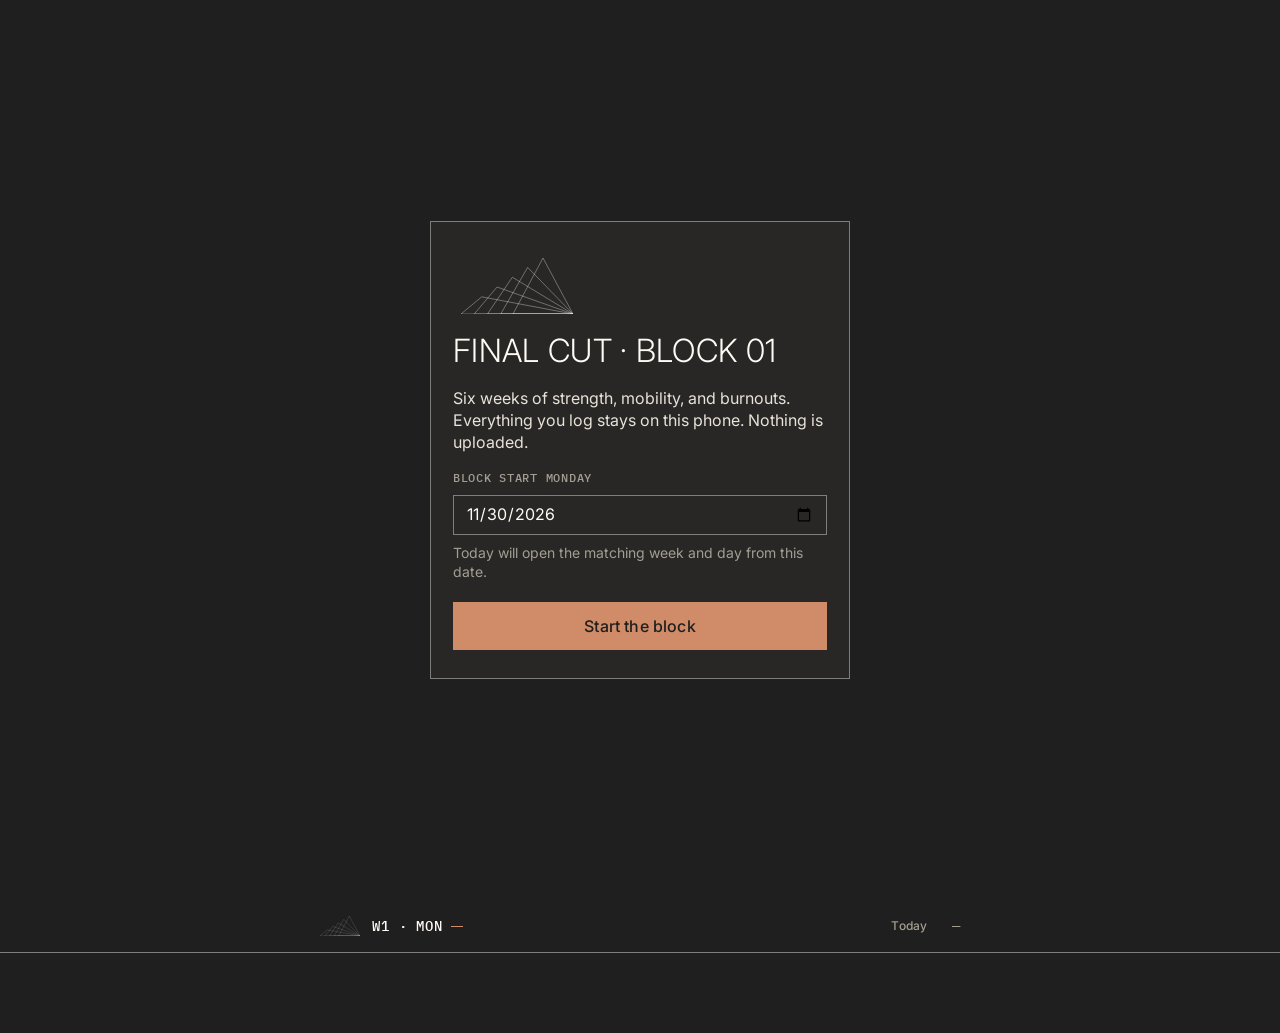
<file: index.html>
<!DOCTYPE html>
<html lang="en" data-mode="graphite">
<head>
<meta charset="utf-8">
<meta name="viewport" content="width=device-width, initial-scale=1, viewport-fit=cover">
<meta name="theme-color" content="#1F1F1F">
<meta name="description" content="Skaling Ventures Final Cut — six-week home gym strength, mobility, and burnout block.">
<meta name="app-version" content="2.3.0">
<title>Final Cut — Block 01 · Skaling Ventures</title>
<link rel="icon" href="./icons/icon.svg" type="image/svg+xml">
<link rel="apple-touch-icon" href="./icons/apple-touch-icon.png">
<link rel="manifest" href="./manifest.webmanifest">
<link rel="preconnect" href="https://fonts.googleapis.com">
<link rel="preconnect" href="https://fonts.gstatic.com" crossorigin>
<link rel="stylesheet" href="./ds/tokens/index.css">
<link rel="stylesheet" href="./ds/primitives/a11y.css">
<link rel="stylesheet" href="./ds/primitives/rule.css">
<link rel="stylesheet" href="./ds/primitives/mark.css">
<link rel="stylesheet" href="./ds/primitives/button.css">
<link rel="stylesheet" href="./ds/primitives/card.css">
<link rel="stylesheet" href="./ds/primitives/tile.css">
<link rel="stylesheet" href="./ds/primitives/badge.css">
<link rel="stylesheet" href="./ds/primitives/table.css">
<link rel="stylesheet" href="./ds/primitives/disclosure.css">
<link rel="stylesheet" href="./ds/primitives/field.css">
<link rel="stylesheet" href="./ds/primitives/input.css">
<link rel="stylesheet" href="./ds/primitives/check.css">
<link rel="stylesheet" href="./styles.css">
</head>
<body>
<a class="sv-skip" href="#main-content">Skip to content</a>
<div class="sr-live" id="save-live" aria-live="polite"></div>

<div class="setup" id="setup" hidden>
  <div class="setup-card">
    <div class="setup-mark" id="setup-mark"></div>
    <h1>Final Cut · Block 01</h1>
    <p>Six weeks of strength, mobility, and burnouts. Everything you log stays on this phone. Nothing is uploaded.</p>
    <div class="svf-field">
      <label class="svf-label" for="setup-start">Block start Monday</label>
      <input class="svf-input" id="setup-start" type="date">
      <p class="svf-message">Today will open the matching week and day from this date.</p>
    </div>
    <button type="button" class="svb svb-lg svb-primary fc-block-start" id="setup-go">Start the block</button>
  </div>
</div>

<header class="sticky">
  <div class="sticky-inner">
    <span class="fc-mark" id="mark"></span>
    <button type="button" class="fc-where" id="week-btn" aria-expanded="false" aria-controls="nav-drawer">
      <span id="sticky-week">W1 · Mon</span>
    </button>
    <button type="button" class="svb svb-sm svb-ghost" id="today-btn">Today</button>
    <span class="fc-prog" id="prog-text" aria-label="Session progress">—</span>
  </div>
  <div class="nav-drawer" id="nav-drawer" hidden>
    <div class="nav-drawer-inner">
      <nav class="ramp" id="ramp" aria-label="Week"></nav>
      <nav class="days" id="days" aria-label="Training day"></nav>
      <p class="intent-sub" id="intent-sub"></p>
    </div>
  </div>
</header>

<div class="wrap" id="app">
  <p class="fc-savewarn" id="save-chip" hidden></p>
  <div class="save-banner" id="savestate"></div>
  <div class="save-banner" id="update-banner" hidden></div>
  <section class="svc svc-accent ready" id="ready-card" aria-labelledby="ready-h">
    <p class="sveb" id="ready-h">Readiness <span id="ready-lead">How do you feel?</span></p>
    <p class="fc-rx-text" id="rx-card" hidden></p>
    <div class="ready-row" id="ready"></div>
    <div class="flags" id="flags" aria-label="Situational flags"></div>
  </section>

  <main class="session" id="main-content">
    <div id="session"></div>
  </main>

  <div class="fc-foot">
    <button type="button" class="svb svb-md svb-ghost" id="prev-day">‹ Prev</button>
    <button type="button" class="svb svb-lg svb-primary" id="finish-btn">Finish session</button>
    <button type="button" class="svb svb-md svb-ghost" id="next-day">Next ›</button>
  </div>
  <div id="finish-recap-host"><p class="fc-recap" id="finish-recap" hidden></p></div>

  <details class="svd fc-drawer" id="utility-wrap">
    <summary class="svd-summary"><span class="svd-title">Setup</span><span class="svd-meta" id="status-meta"></span></summary>
    <div class="svd-body">
      <div class="meta-row">
        <div class="svf-field">
          <label class="svf-label" for="start-in">Block start (Monday)</label>
          <input class="svf-input" id="start-in" type="date">
          <p class="svf-message" id="start-note"></p>
        </div>
        <div class="svf-field">
          <label class="svf-label" for="bw-in">Bodyweight · Week <span id="bw-wk">1</span></label>
          <input class="svf-input svf-input-num" id="bw-in" data-bw type="text" inputmode="decimal" placeholder="lb" aria-label="Bodyweight this week">
          <p class="svf-message" id="bw-note"></p>
        </div>
      </div>
      <p class="status-line" id="status-line"></p>
    </div>
  </details>

  <details class="svd fc-drawer">
    <summary class="svd-summary"><span class="svd-title">Load history</span></summary>
    <div class="svd-body">
      <div class="week-sum" id="week-sum"></div>
      <div class="metrics" id="metrics"></div>
      <p class="hist-key" id="hist-key"></p>
      <div id="hist"></div>
    </div>
  </details>

  <details class="svd fc-drawer" id="backup-wrap">
    <summary class="svd-summary"><span class="svd-title">Backup</span></summary>
    <div class="svd-body">
      <p>This log lives on this phone only. Export weekly to Files or iCloud. Paste a backup here only when you need to recover.</p>
      <div class="fc-bk">
        <button type="button" class="svb svb-md svb-primary" id="bk-export">Export file</button>
        <button type="button" class="svb svb-md svb-secondary" id="bk-copy">Copy log</button>
      </div>
      <details class="svd fc-raw">
        <summary class="svd-summary"><span class="svd-title">Raw log</span><span class="svd-meta">restore from a paste</span></summary>
        <div class="svd-body">
          <textarea class="svf-input svf-input-area" id="backup-json" spellcheck="false" aria-label="Log data"></textarea>
          <button type="button" class="svb svb-md svb-secondary" id="bk-restore">Restore from this text</button>
        </div>
      </details>
      <p class="bk-msg" id="bk-msg"></p>
    </div>
  </details>

  <details class="svd fc-drawer">
    <summary class="svd-summary"><span class="svd-title">Week at a glance</span><span class="svd-meta">Block 01</span></summary>
    <div class="svd-body"><div class="svdt-scroll"><table class="svdt" id="ref-prog"></table></div></div>
  </details>

  <footer class="colophon">
    <div class="colophon-mark" id="colophon-mark"></div>
    <div class="colophon-tagline">For the Love of the Game</div>
    <a class="fc-ref-link" href="./reference.html">Reference</a>
    <div class="colophon-ver" id="app-ver"></div>
  </footer>
</div>

<script src="./core.js"></script>
<script src="./program.js"></script>
<script src="./app.js"></script>
</body>
</html>
</file>
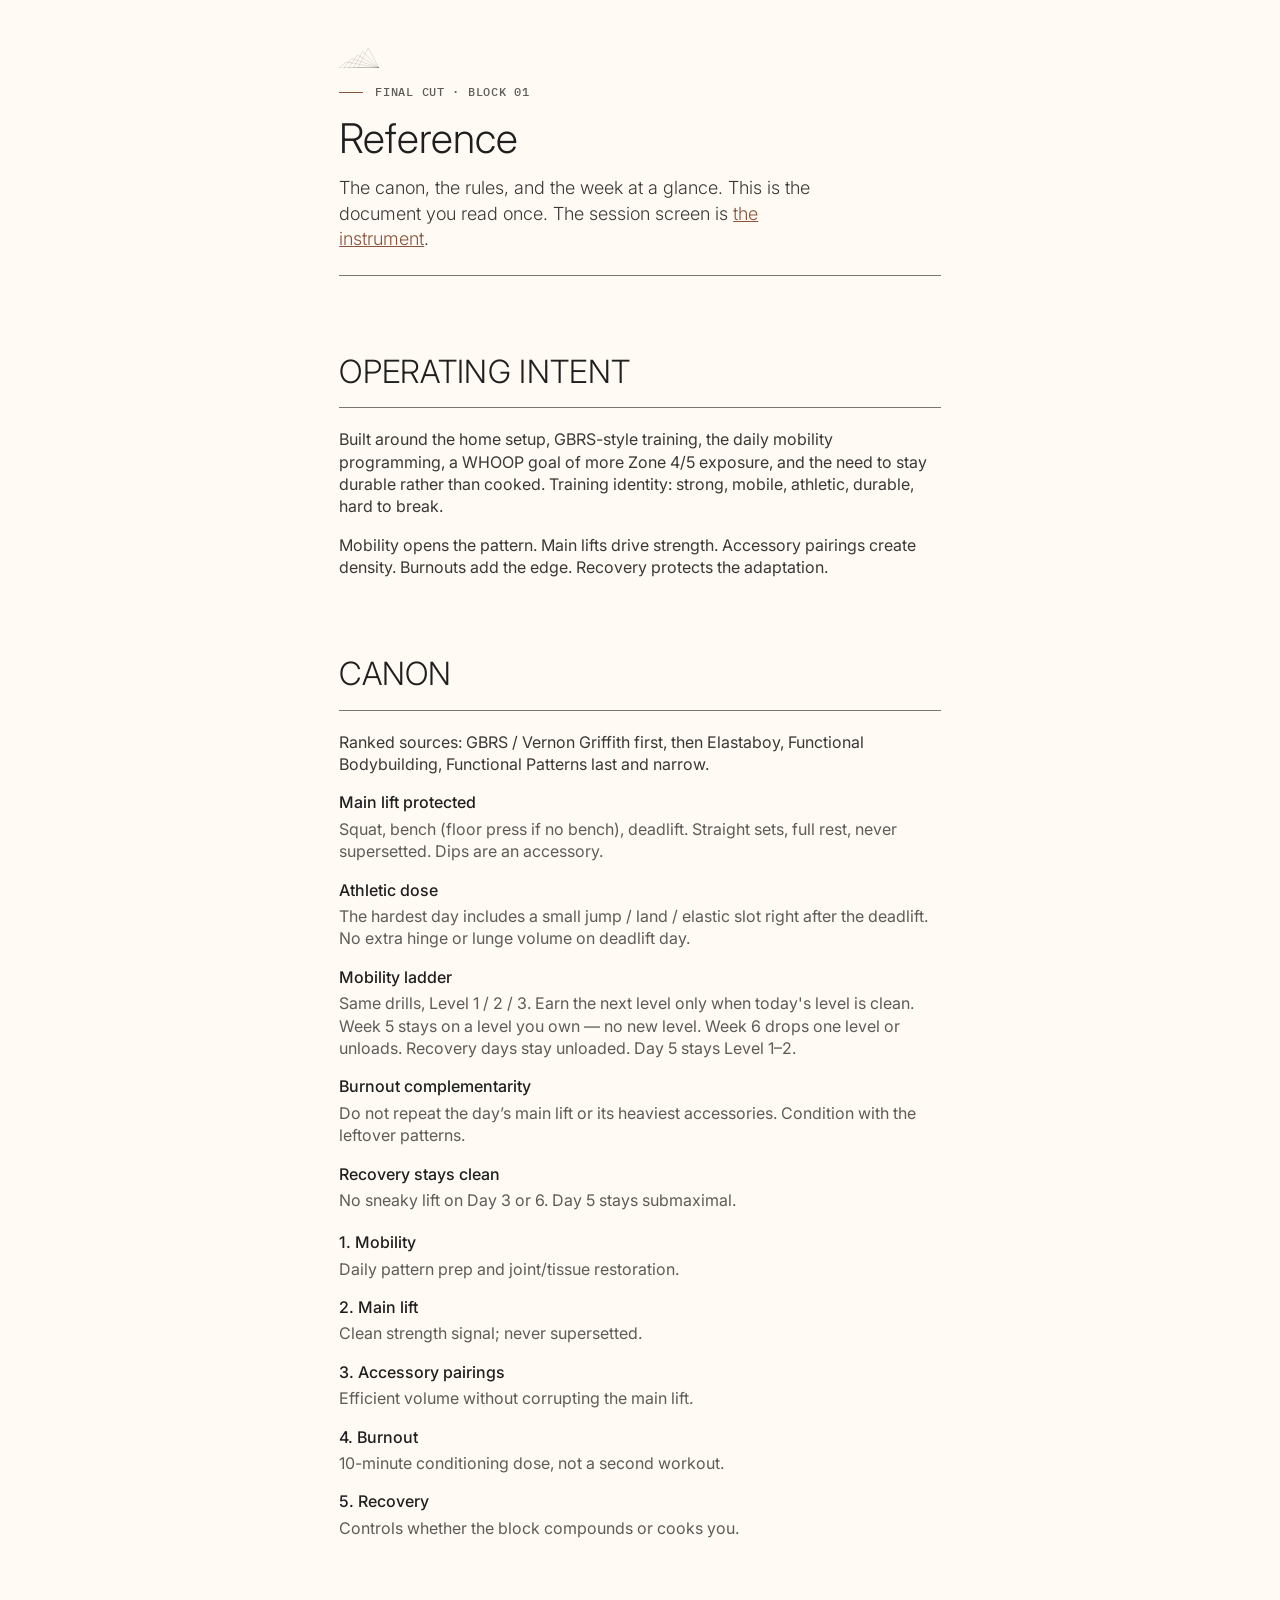
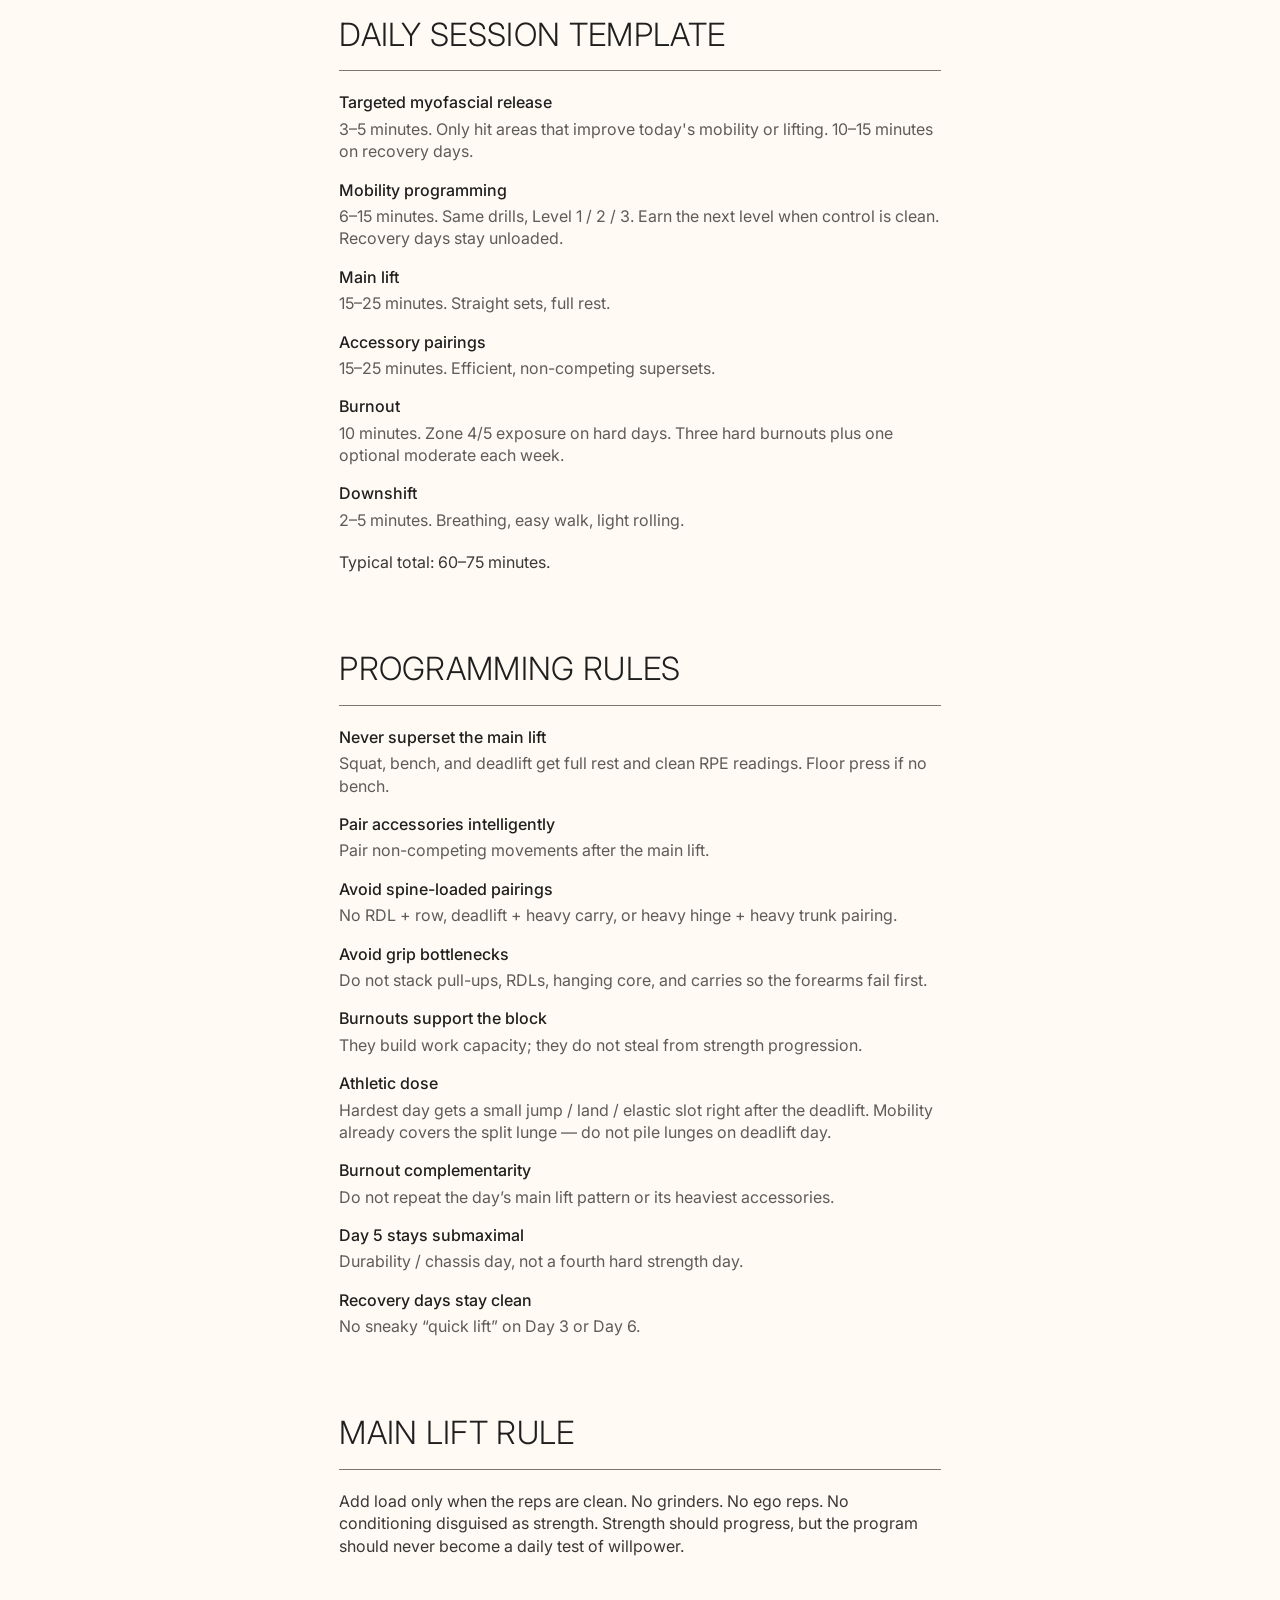
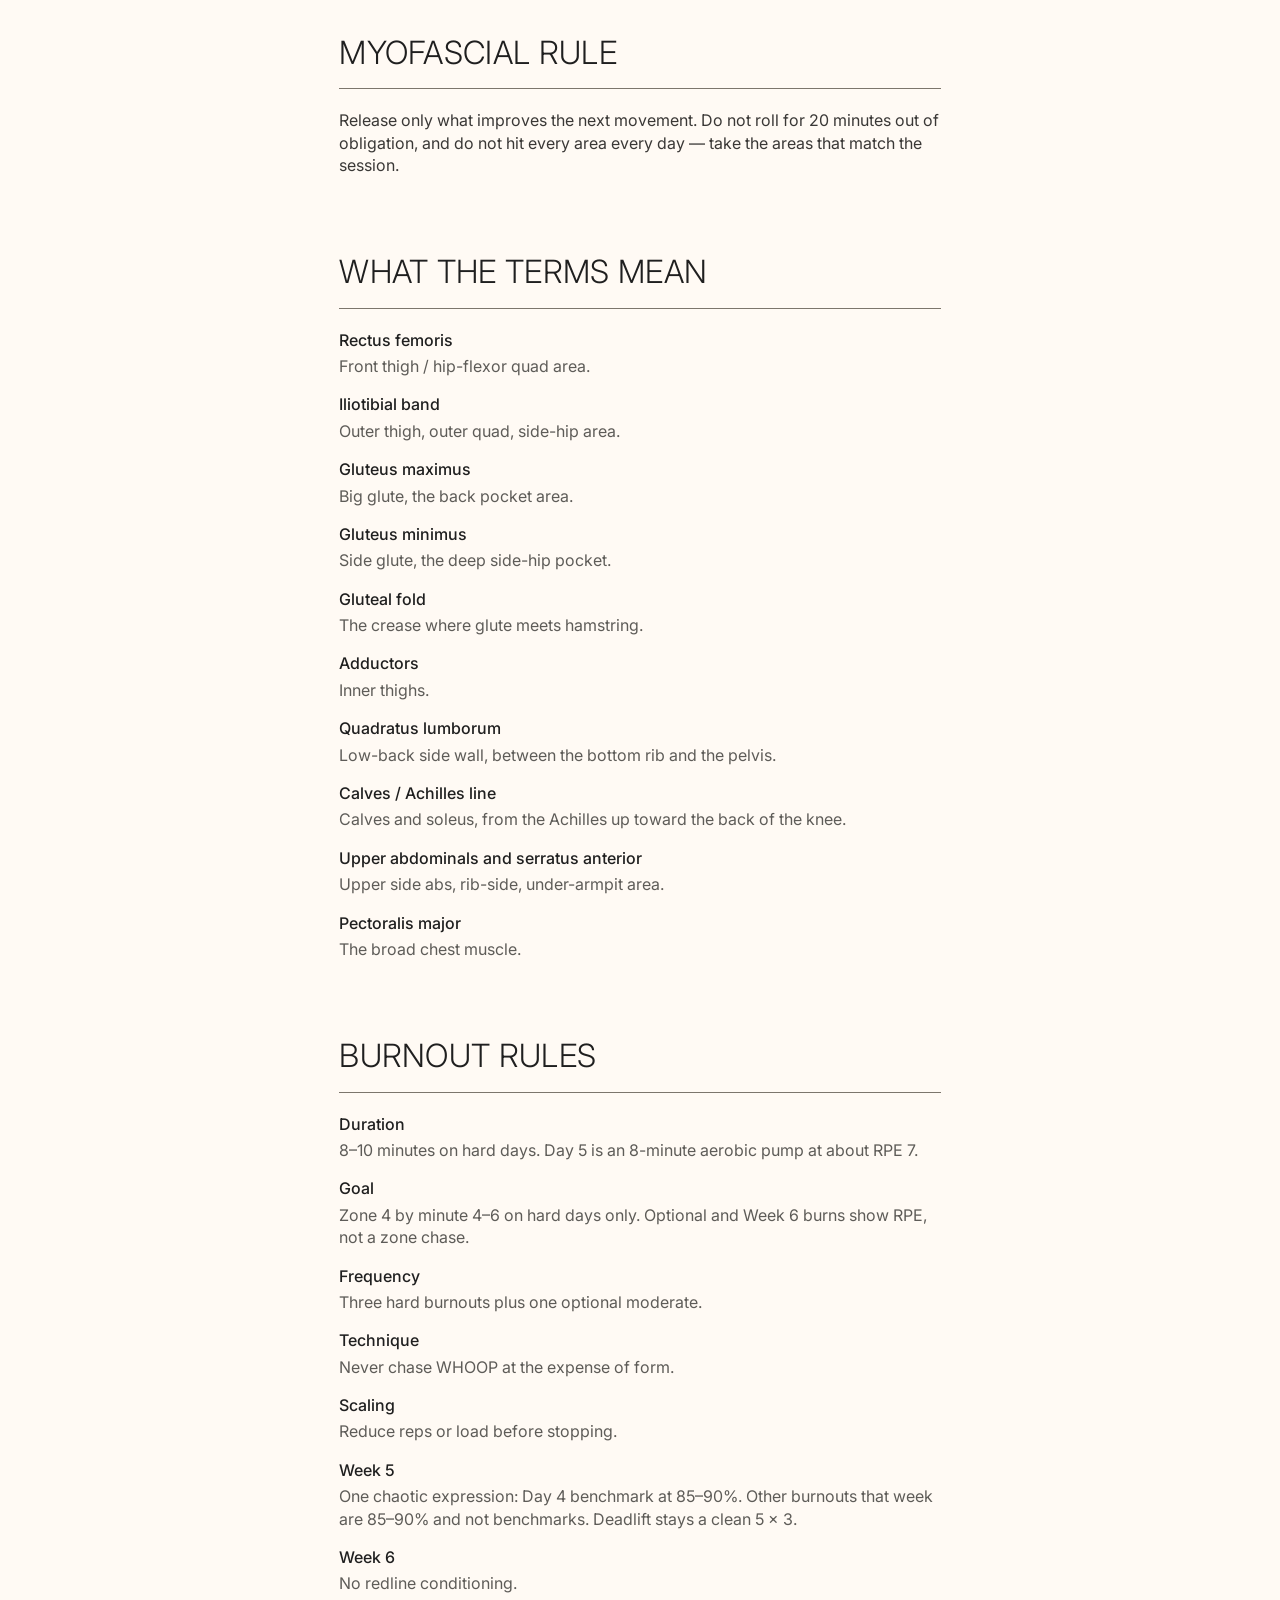
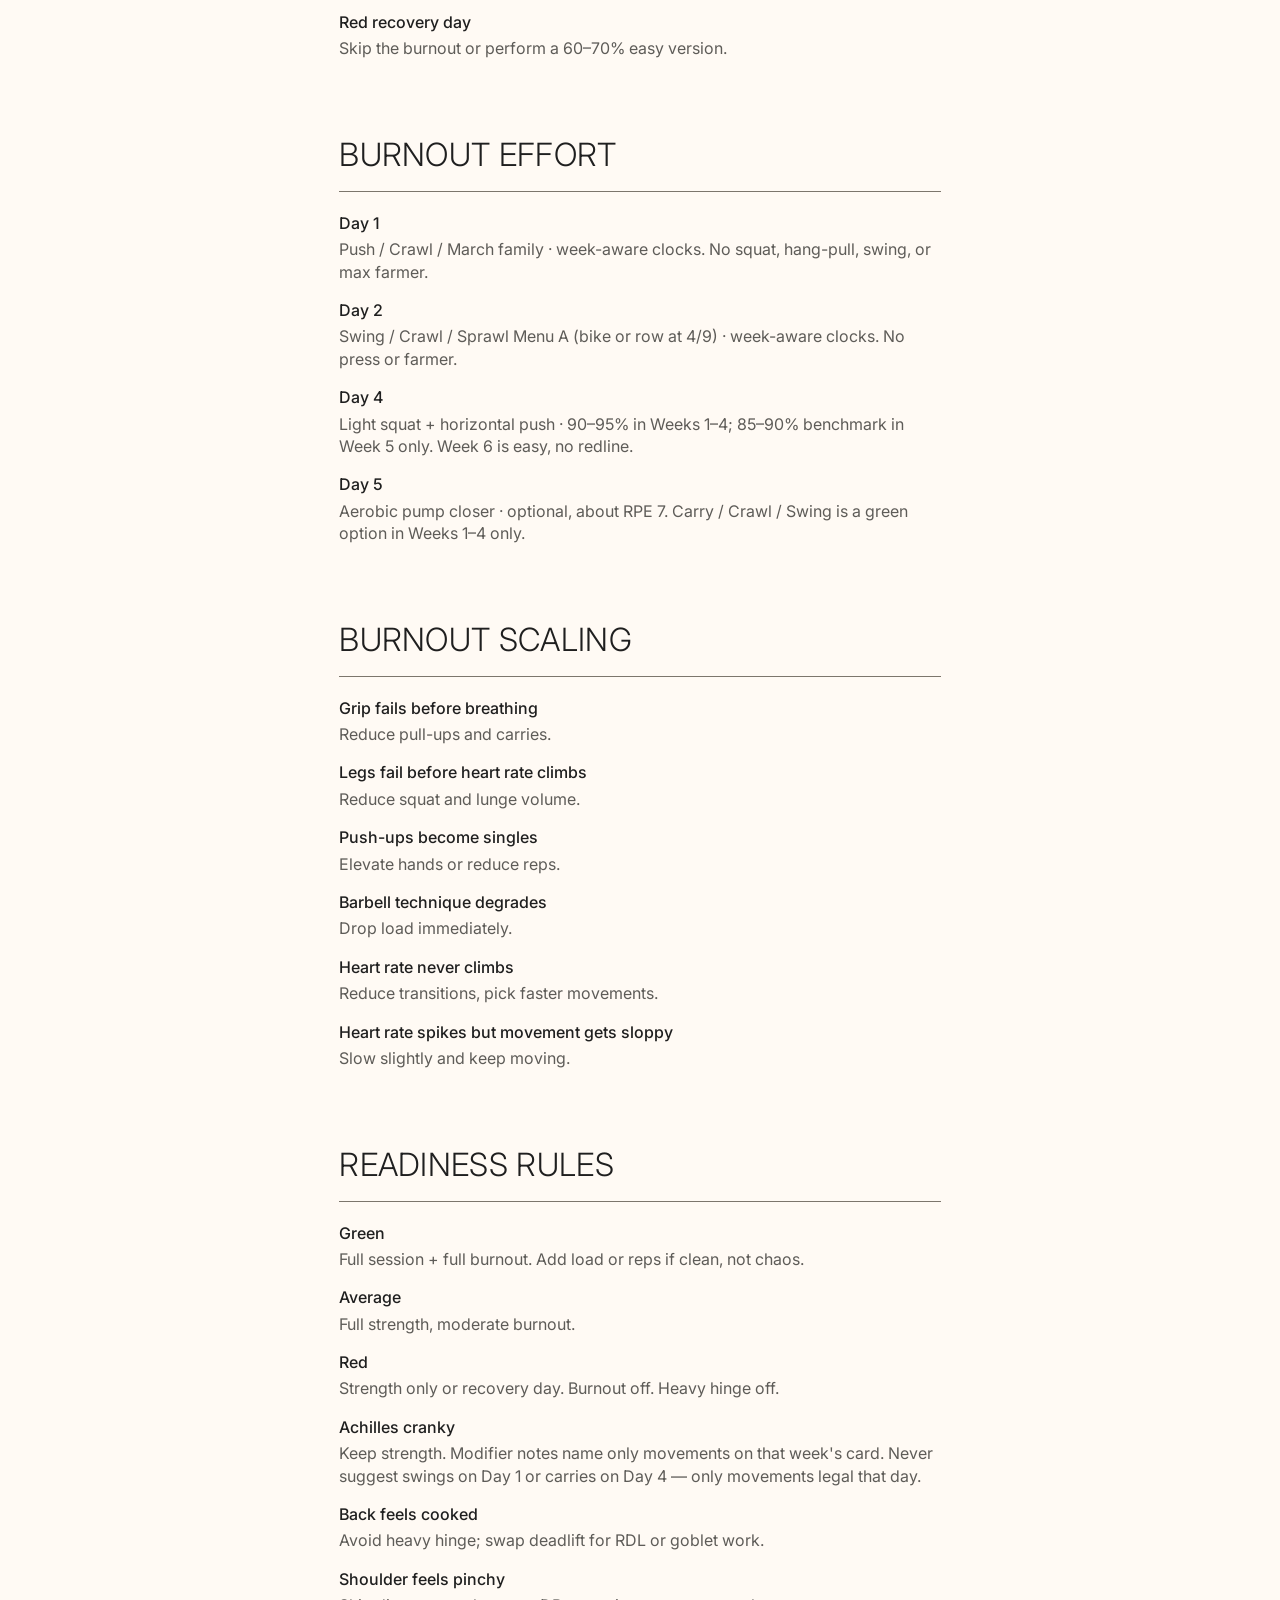
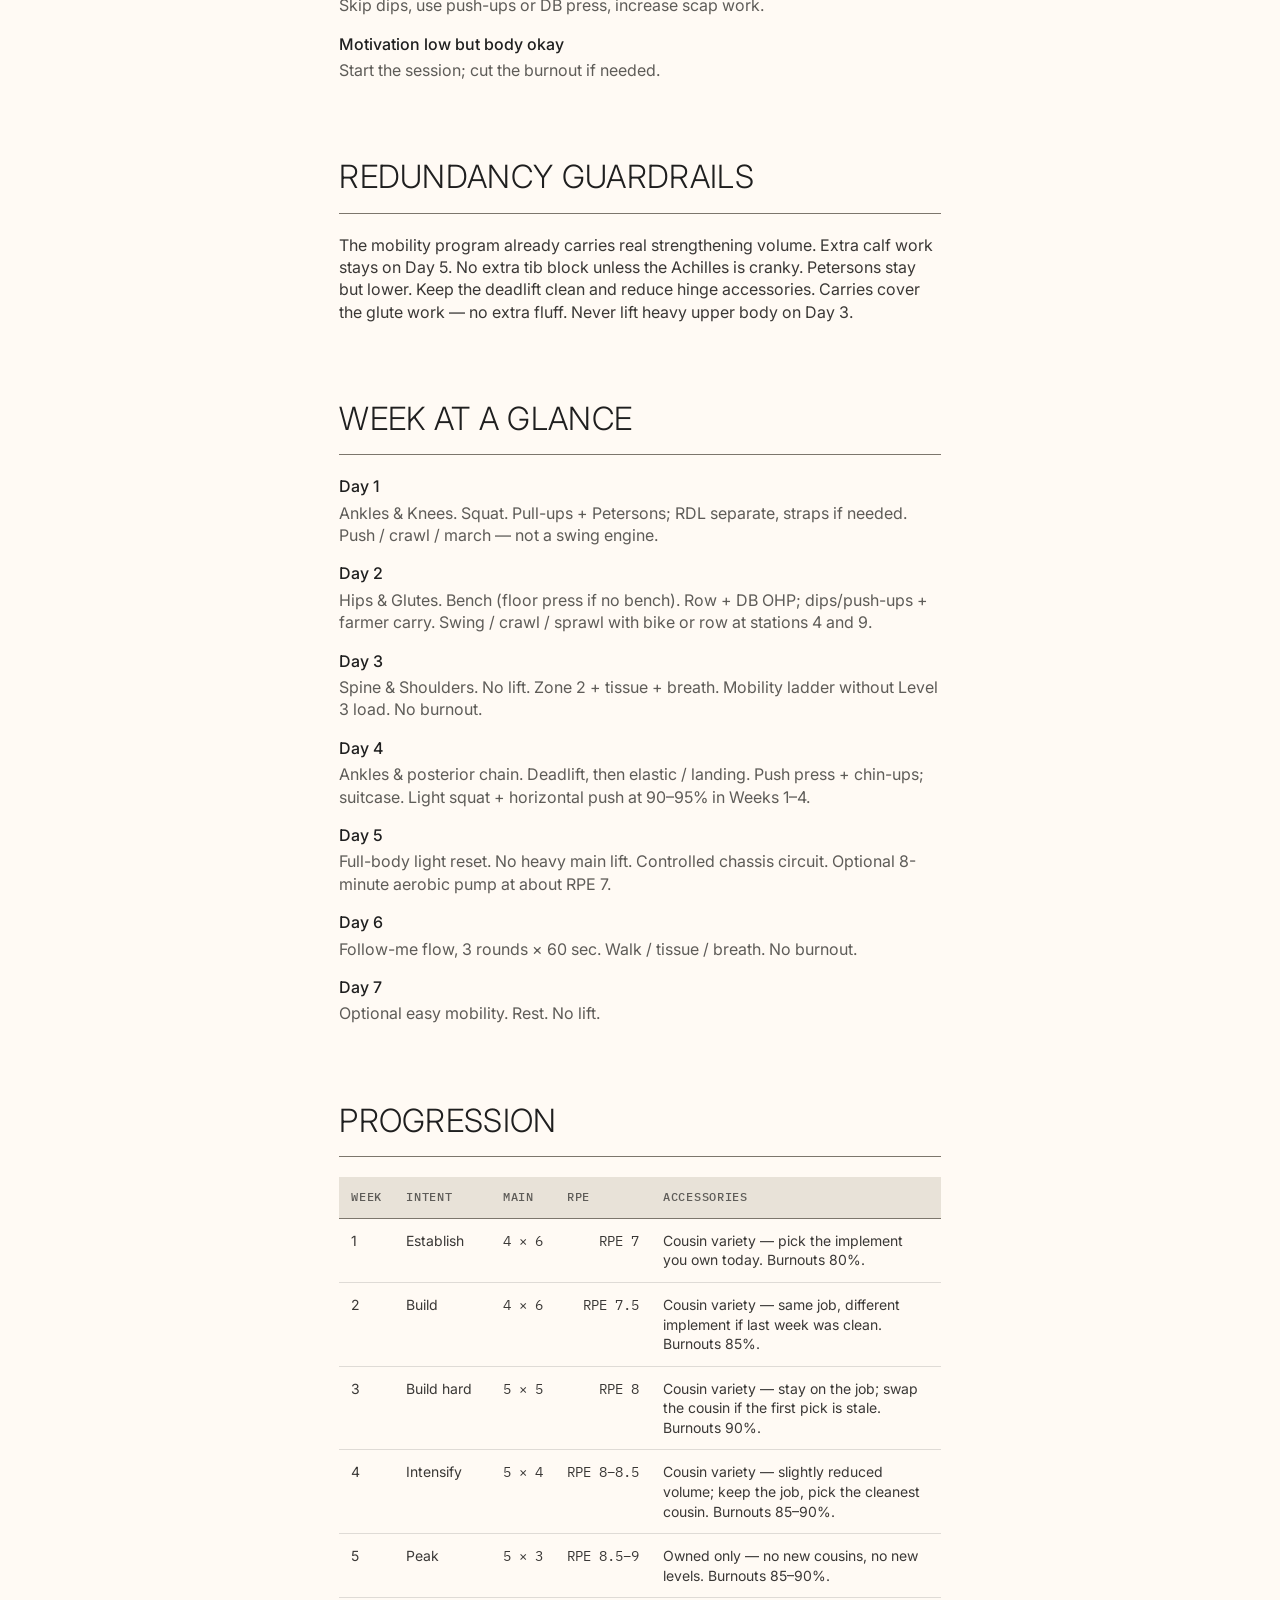
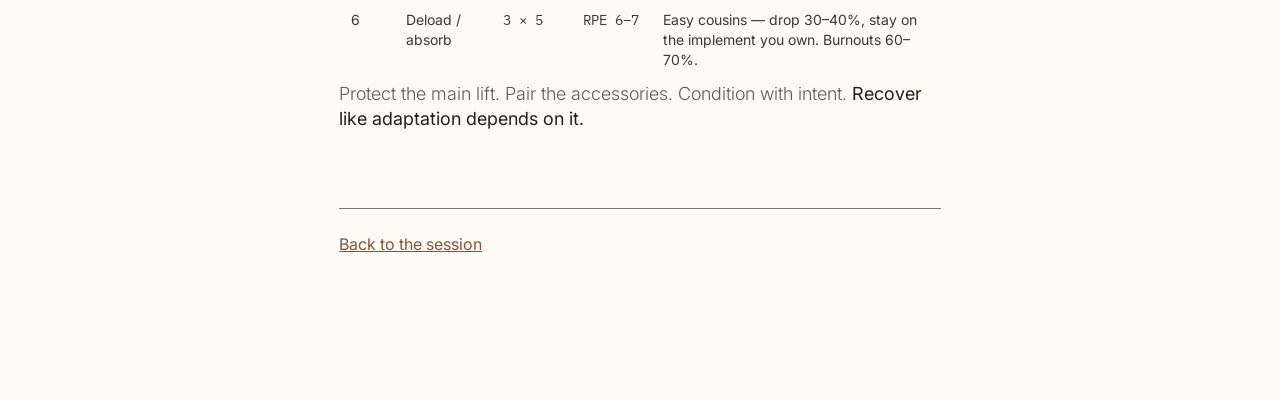
<file: reference.html>
<!DOCTYPE html>
<html lang="en" data-mode="bone">
<head>
<meta charset="utf-8">
<meta name="viewport" content="width=device-width, initial-scale=1, viewport-fit=cover">
<meta name="theme-color" content="#FFFAF4">
<meta name="description" content="Final Cut Block 01 — the canon, the rules, and the week at a glance.">
<title>Final Cut — Reference</title>
<link rel="icon" href="./icons/icon.svg" type="image/svg+xml">
<link rel="manifest" href="./manifest.webmanifest">
<link rel="preconnect" href="https://fonts.googleapis.com">
<link rel="preconnect" href="https://fonts.gstatic.com" crossorigin>
<link rel="stylesheet" href="./ds/tokens/index.css">
<link rel="stylesheet" href="./ds/primitives/a11y.css">
<link rel="stylesheet" href="./ds/primitives/rule.css">
<link rel="stylesheet" href="./ds/primitives/mark.css">
<link rel="stylesheet" href="./ds/primitives/card.css">
<link rel="stylesheet" href="./ds/primitives/table.css">
<link rel="stylesheet" href="./styles.css">
</head>
<body class="fc-reference">
<a class="sv-skip" href="#main-content">Skip to content</a>

<main class="fc-ref-shell" id="main-content">
  <header class="fc-ref-mast">
    <span class="fc-mark" id="ref-mark"></span>
    <p class="sveb">Final Cut · Block 01</p>
    <h1 class="fc-ref-title">Reference</h1>
    <p class="svlede">The canon, the rules, and the week at a glance. This is the
    document you read once. The session screen is <a href="./">the instrument</a>.</p>
  </header>

  <div class="fc-ref-body">
        <div class="svr-section"><h2 class="svr-section-title">Operating intent</h2></div>
        <p>Built around the home setup, GBRS-style training, the daily mobility programming, a WHOOP goal of more Zone 4/5 exposure, and the need to stay durable rather than cooked. Training identity: strong, mobile, athletic, durable, hard to break.</p>
        <p>Mobility opens the pattern. Main lifts drive strength. Accessory pairings create density. Burnouts add the edge. Recovery protects the adaptation.</p>

        <div class="svr-section"><h2 class="svr-section-title">Canon</h2></div>
        <p>Ranked sources: GBRS / Vernon Griffith first, then Elastaboy, Functional Bodybuilding, Functional Patterns last and narrow.</p>
        <dl>
          <dt>Main lift protected</dt><dd>Squat, bench (floor press if no bench), deadlift. Straight sets, full rest, never supersetted. Dips are an accessory.</dd>
          <dt>Athletic dose</dt><dd>The hardest day includes a small jump / land / elastic slot right after the deadlift. No extra hinge or lunge volume on deadlift day.</dd>
          <dt>Mobility ladder</dt><dd>Same drills, Level 1 / 2 / 3. Earn the next level only when today's level is clean. Week 5 stays on a level you own — no new level. Week 6 drops one level or unloads. Recovery days stay unloaded. Day 5 stays Level 1–2.</dd>
          <dt>Burnout complementarity</dt><dd>Do not repeat the day’s main lift or its heaviest accessories. Condition with the leftover patterns.</dd>
          <dt>Recovery stays clean</dt><dd>No sneaky lift on Day 3 or 6. Day 5 stays submaximal.</dd>
        </dl>
        <dl>
          <dt>1. Mobility</dt><dd>Daily pattern prep and joint/tissue restoration.</dd>
          <dt>2. Main lift</dt><dd>Clean strength signal; never supersetted.</dd>
          <dt>3. Accessory pairings</dt><dd>Efficient volume without corrupting the main lift.</dd>
          <dt>4. Burnout</dt><dd>10-minute conditioning dose, not a second workout.</dd>
          <dt>5. Recovery</dt><dd>Controls whether the block compounds or cooks you.</dd>
        </dl>

        <div class="svr-section"><h2 class="svr-section-title">Daily session template</h2></div>
        <dl>
          <dt>Targeted myofascial release</dt><dd>3–5 minutes. Only hit areas that improve today's mobility or lifting. 10–15 minutes on recovery days.</dd>
          <dt>Mobility programming</dt><dd>6–15 minutes. Same drills, Level 1 / 2 / 3. Earn the next level when control is clean. Recovery days stay unloaded.</dd>
          <dt>Main lift</dt><dd>15–25 minutes. Straight sets, full rest.</dd>
          <dt>Accessory pairings</dt><dd>15–25 minutes. Efficient, non-competing supersets.</dd>
          <dt>Burnout</dt><dd>10 minutes. Zone 4/5 exposure on hard days. Three hard burnouts plus one optional moderate each week.</dd>
          <dt>Downshift</dt><dd>2–5 minutes. Breathing, easy walk, light rolling.</dd>
        </dl>
        <p>Typical total: 60–75 minutes.</p>

        <div class="svr-section"><h2 class="svr-section-title">Programming rules</h2></div>
        <dl>
          <dt>Never superset the main lift</dt><dd>Squat, bench, and deadlift get full rest and clean RPE readings. Floor press if no bench.</dd>
          <dt>Pair accessories intelligently</dt><dd>Pair non-competing movements after the main lift.</dd>
          <dt>Avoid spine-loaded pairings</dt><dd>No RDL + row, deadlift + heavy carry, or heavy hinge + heavy trunk pairing.</dd>
          <dt>Avoid grip bottlenecks</dt><dd>Do not stack pull-ups, RDLs, hanging core, and carries so the forearms fail first.</dd>
          <dt>Burnouts support the block</dt><dd>They build work capacity; they do not steal from strength progression.</dd>
          <dt>Athletic dose</dt><dd>Hardest day gets a small jump / land / elastic slot right after the deadlift. Mobility already covers the split lunge — do not pile lunges on deadlift day.</dd>
          <dt>Burnout complementarity</dt><dd>Do not repeat the day’s main lift pattern or its heaviest accessories.</dd>
          <dt>Day 5 stays submaximal</dt><dd>Durability / chassis day, not a fourth hard strength day.</dd>
          <dt>Recovery days stay clean</dt><dd>No sneaky “quick lift” on Day 3 or Day 6.</dd>
        </dl>

        <div class="svr-section"><h2 class="svr-section-title">Main lift rule</h2></div>
        <p>Add load only when the reps are clean. No grinders. No ego reps. No conditioning disguised as strength. Strength should progress, but the program should never become a daily test of willpower.</p>

        <div class="svr-section"><h2 class="svr-section-title">Myofascial rule</h2></div>
        <p>Release only what improves the next movement. Do not roll for 20 minutes out of obligation, and do not hit every area every day — take the areas that match the session.</p>

        <div class="svr-section"><h2 class="svr-section-title">What the terms mean</h2></div>
        <dl>
          <dt>Rectus femoris</dt><dd>Front thigh / hip-flexor quad area.</dd>
          <dt>Iliotibial band</dt><dd>Outer thigh, outer quad, side-hip area.</dd>
          <dt>Gluteus maximus</dt><dd>Big glute, the back pocket area.</dd>
          <dt>Gluteus minimus</dt><dd>Side glute, the deep side-hip pocket.</dd>
          <dt>Gluteal fold</dt><dd>The crease where glute meets hamstring.</dd>
          <dt>Adductors</dt><dd>Inner thighs.</dd>
          <dt>Quadratus lumborum</dt><dd>Low-back side wall, between the bottom rib and the pelvis.</dd>
          <dt>Calves / Achilles line</dt><dd>Calves and soleus, from the Achilles up toward the back of the knee.</dd>
          <dt>Upper abdominals and serratus anterior</dt><dd>Upper side abs, rib-side, under-armpit area.</dd>
          <dt>Pectoralis major</dt><dd>The broad chest muscle.</dd>
        </dl>

        <div class="svr-section"><h2 class="svr-section-title">Burnout rules</h2></div>
        <dl>
          <dt>Duration</dt><dd>8–10 minutes on hard days. Day 5 is an 8-minute aerobic pump at about RPE 7.</dd>
          <dt>Goal</dt><dd>Zone 4 by minute 4–6 on hard days only. Optional and Week 6 burns show RPE, not a zone chase.</dd>
          <dt>Frequency</dt><dd>Three hard burnouts plus one optional moderate.</dd>
          <dt>Technique</dt><dd>Never chase WHOOP at the expense of form.</dd>
          <dt>Scaling</dt><dd>Reduce reps or load before stopping.</dd>
          <dt>Week 5</dt><dd>One chaotic expression: Day 4 benchmark at 85–90%. Other burnouts that week are 85–90% and not benchmarks. Deadlift stays a clean 5 × 3.</dd>
          <dt>Week 6</dt><dd>No redline conditioning.</dd>
          <dt>Red recovery day</dt><dd>Skip the burnout or perform a 60–70% easy version.</dd>
        </dl>

        <div class="svr-section"><h2 class="svr-section-title">Burnout effort</h2></div>
        <dl>
          <dt>Day 1</dt><dd>Push / Crawl / March family · week-aware clocks. No squat, hang-pull, swing, or max farmer.</dd>
          <dt>Day 2</dt><dd>Swing / Crawl / Sprawl Menu A (bike or row at 4/9) · week-aware clocks. No press or farmer.</dd>
          <dt>Day 4</dt><dd>Light squat + horizontal push · 90–95% in Weeks 1–4; 85–90% benchmark in Week 5 only. Week 6 is easy, no redline.</dd>
          <dt>Day 5</dt><dd>Aerobic pump closer · optional, about RPE 7. Carry / Crawl / Swing is a green option in Weeks 1–4 only.</dd>
        </dl>

        <div class="svr-section"><h2 class="svr-section-title">Burnout scaling</h2></div>
        <dl>
          <dt>Grip fails before breathing</dt><dd>Reduce pull-ups and carries.</dd>
          <dt>Legs fail before heart rate climbs</dt><dd>Reduce squat and lunge volume.</dd>
          <dt>Push-ups become singles</dt><dd>Elevate hands or reduce reps.</dd>
          <dt>Barbell technique degrades</dt><dd>Drop load immediately.</dd>
          <dt>Heart rate never climbs</dt><dd>Reduce transitions, pick faster movements.</dd>
          <dt>Heart rate spikes but movement gets sloppy</dt><dd>Slow slightly and keep moving.</dd>
        </dl>

        <div class="svr-section"><h2 class="svr-section-title">Readiness rules</h2></div>
        <dl>
          <dt>Green</dt><dd>Full session + full burnout. Add load or reps if clean, not chaos.</dd>
          <dt>Average</dt><dd>Full strength, moderate burnout.</dd>
          <dt>Red</dt><dd>Strength only or recovery day. Burnout off. Heavy hinge off.</dd>
          <dt>Achilles cranky</dt><dd>Keep strength. Modifier notes name only movements on that week's card. Never suggest swings on Day 1 or carries on Day 4 — only movements legal that day.</dd>
          <dt>Back feels cooked</dt><dd>Avoid heavy hinge; swap deadlift for RDL or goblet work.</dd>
          <dt>Shoulder feels pinchy</dt><dd>Skip dips, use push-ups or DB press, increase scap work.</dd>
          <dt>Motivation low but body okay</dt><dd>Start the session; cut the burnout if needed.</dd>
        </dl>

        <div class="svr-section"><h2 class="svr-section-title">Redundancy guardrails</h2></div>
        <p>The mobility program already carries real strengthening volume. Extra calf work stays on Day 5. No extra tib block unless the Achilles is cranky. Petersons stay but lower. Keep the deadlift clean and reduce hinge accessories. Carries cover the glute work — no extra fluff. Never lift heavy upper body on Day 3.</p>

        <div class="svr-section"><h2 class="svr-section-title">Week at a glance</h2></div>
        <dl>
          <dt>Day 1</dt><dd>Ankles &amp; Knees. Squat. Pull-ups + Petersons; RDL separate, straps if needed. Push / crawl / march — not a swing engine.</dd>
          <dt>Day 2</dt><dd>Hips &amp; Glutes. Bench (floor press if no bench). Row + DB OHP; dips/push-ups + farmer carry. Swing / crawl / sprawl with bike or row at stations 4 and 9.</dd>
          <dt>Day 3</dt><dd>Spine &amp; Shoulders. No lift. Zone 2 + tissue + breath. Mobility ladder without Level 3 load. No burnout.</dd>
          <dt>Day 4</dt><dd>Ankles &amp; posterior chain. Deadlift, then elastic / landing. Push press + chin-ups; suitcase. Light squat + horizontal push at 90–95% in Weeks 1–4.</dd>
          <dt>Day 5</dt><dd>Full-body light reset. No heavy main lift. Controlled chassis circuit. Optional 8-minute aerobic pump at about RPE 7.</dd>
          <dt>Day 6</dt><dd>Follow-me flow, 3 rounds × 60 sec. Walk / tissue / breath. No burnout.</dd>
          <dt>Day 7</dt><dd>Optional easy mobility. Rest. No lift.</dd>
        </dl>

        <div class="svr-section"><h2 class="svr-section-title">Progression</h2></div>
        <dl id="ref-prog"></dl>

        <p class="fc-closer">Protect the main lift. Pair the accessories. Condition with intent. <b>Recover like adaptation depends on it.</b></p>
  </div>

  <footer class="fc-ref-foot">
    <a class="svb svb-md svb-secondary" href="./">Back to the session</a>
  </footer>
</main>

<script src="./program.js"></script>
<script>
/* The progression table is the program, rendered. Same source as the app,
   so the two can never disagree. */
(function () {
  const P = window.PROGRAM;
  const rows = P.weeks.map(w => `<tr>
    <td>${w.n}</td>
    <td>${w.intent}</td>
    <td class="svdt-num">${w.main}</td>
    <td class="svdt-num">${w.rpe}</td>
    <td>${w.acc}. Burnouts ${w.burn}.</td>
  </tr>`).join("");
  document.getElementById("ref-prog").outerHTML =
    `<div class="svdt-scroll"><table class="svdt">
      <thead><tr><th>Week</th><th>Intent</th><th class="svdt-num">Main</th><th class="svdt-num">RPE</th><th>Accessories</th></tr></thead>
      <tbody>${rows}</tbody>
    </table></div>`;
  document.getElementById("ref-mark").innerHTML =
    `<span class="svm svm-sm"><svg class="svm-glyph" viewBox="0 0 324.44 162.22" role="img"
      fill="none" stroke="currentColor" stroke-width="1" vector-effect="non-scaling-stroke">
      <title>Skaling Ventures</title>
      <path d="M0 162.22L60 112.48L324.44 162.22Z"/>
      <path d="M38.32 162.22L104.38 84.06L324.44 162.22Z"/>
      <path d="M76.64 162.22L148.75 55.62L324.44 162.22Z"/>
      <path d="M114.96 162.22L193.12 27.2L324.44 162.22Z"/>
      <path d="M150.63 162.22L237.5 0L324.44 162.22Z"/>
    </svg></span>`;
}());
</script>
</body>
</html>
</file>
<file: ds/tokens/index.css>
/* ═══════════════════════════════════════════════════════════════════
   Skaling Ventures Design System — Token bundle
   ───────────────────────────────────────────────────────────────────
   The single entry point. Load this once at the root of a page or app:

       <link rel="stylesheet" href="/ds/tokens/index.css">

   Order matters: primitives define the swatches, semantic maps them to
   roles per mode, and everything else is mode-independent.

   Then set the mode on <html>:  data-mode="graphite|bone|nevada|fog".
   Omit it and you get Graphite.
   ═══════════════════════════════════════════════════════════════════ */

@import url('./color.css');
@import url('./type.css');
@import url('./space.css');
@import url('./radius.css');
@import url('./shadow.css');
@import url('./motion.css');
@import url('./semantic.css');

/* ── Text selection ───────────────────────────────────────────────
   Copper on the dark modes, copper on the light ones — the accent
   follows the mode, so selection is a brand signal in all four. */
::selection {
  background: var(--sv-action-primary);
  color: var(--sv-action-primary-text);
}

/* ── Focus ────────────────────────────────────────────────────────
   One ring, every mode, every focusable thing. Never remove it; if it
   collides with a layout, add scroll-margin, do not set outline:none. */
:where(a, button, input, select, textarea, summary, [tabindex]):focus-visible {
  outline: 2px solid var(--sv-focus-ring);
  outline-offset: 2px;
  border-radius: var(--sv-radius-none);
}
</file>
<file: ds/primitives/a11y.css>
/* ═══ .sv-skip / .sv-vh — Accessibility floor ═══════════════════════
   The superseded token spec described both of these in prose and
   shipped neither, so every surface re-implemented them (or didn't).
   They are primitives now.

   Every full page in this system opens with:

     <a class="sv-skip" href="#main-content">Skip to content</a>
     …
     <main id="main-content"> … </main>

   validate.py checks for them.
   ══════════════════════════════════════════════════════════════════ */

/* Off-screen until focused, then a real, visible, square target. */
.sv-skip {
  position: absolute;
  top: var(--sv-space-2);
  left: var(--sv-space-2);
  z-index: 999;
  transform: translateY(-200%);
  padding: var(--sv-space-3) var(--sv-space-4);
  background: var(--sv-action-primary);
  color: var(--sv-action-primary-text);
  border-radius: var(--sv-radius-none);
  font-family: var(--sv-font-mono);
  font-size: var(--sv-text-xs);
  font-weight: var(--sv-weight-medium);
  letter-spacing: var(--sv-tracking-label);
  text-transform: uppercase;
  text-decoration: none;
  transition: transform var(--sv-duration-fast) var(--sv-ease-standard);
}

.sv-skip:focus,
.sv-skip:focus-visible { transform: translateY(0); }

/* Visually hidden but present for assistive tech. Use for the label a
   sighted reader gets from layout and a screen reader does not —
   never to hide something nobody should reach. */
.sv-vh {
  position: absolute;
  width: 1px;
  height: 1px;
  margin: -1px;
  padding: 0;
  overflow: hidden;
  clip-path: inset(50%);
  white-space: nowrap;
  border: 0;
}

/* The heading a section is labelled by, when the visible title is a
   different element. Pair with aria-labelledby. */
.sv-vh-focusable:focus { position: static; width: auto; height: auto; margin: 0; overflow: visible; clip-path: none; white-space: normal; }
</file>
<file: ds/primitives/rule.css>
/* ═══ .svr / .sveb — The line vocabulary ════════════════════════════
   The brand guide states its own graphic rules outright:

       "The brand's graphics are built on regular and abstract
        geometry with thin lines.
        - Minimalistic geometry;
        - Uniform line thickness;
        - Transitions of colour transparency"

   That is the SV equivalent of another system's shadows, gradients or
   badges. Structure is carried by a 1px line and by where it stops —
   never by a filled block, never by a glow.

   .svr    rule / divider          .sveb   eyebrow label
   .svlede narrow light intro      .svq    pull quote
   .svfig  intersection field (decorative background)
   ══════════════════════════════════════════════════════════════════ */

/* ── Rules ─────────────────────────────────────────────────────── */

.svr {
  height: 1px;
  border: 0;
  margin: 0;
  background: var(--sv-border-default);
}

/* The transparency transition, straight from the guide: a rule that
   fades out rather than stopping. Use it to close a section. */
.svr-fade {
  background: linear-gradient(90deg,
    var(--sv-rule-ink) 0%,
    var(--sv-rule-ink) 35%,
    transparent 100%);
}

.svr-strong { background: var(--sv-text-strong); }
.svr-accent { background: var(--sv-action-primary); }

/* Section head: title, then the rule. The 36px uppercase title over a
   full-bleed hairline is the guide's own plate header. */
.svr-section {
  display: flex;
  flex-direction: column;
  gap: var(--sv-space-4);
  padding-bottom: var(--sv-space-4);
  border-bottom: 1px solid var(--sv-border-default);
  margin-bottom: var(--sv-section-gap);
}

.svr-section-title {
  margin: 0;
  font-family: var(--sv-font-sans);
  font-size: var(--sv-text-2xl);
  font-weight: var(--sv-weight-light);
  letter-spacing: var(--sv-tracking-title);
  line-height: var(--sv-leading-snug);
  text-transform: uppercase;
  color: var(--sv-text-strong);
}

/* ── Eyebrow ───────────────────────────────────────────────────────
   Mono, uppercase, tracked, with a leading rule. The rule is the SV
   signature here — not a dot, not a pill, not a coloured chip. */

.sveb {
  display: flex;
  align-items: center;
  gap: var(--sv-space-3);
  margin: 0;
  font-family: var(--sv-font-mono);
  font-size: var(--sv-text-xs);
  font-weight: var(--sv-weight-medium);
  letter-spacing: var(--sv-tracking-label);
  text-transform: uppercase;
  color: var(--sv-text-muted);
}

.sveb::before {
  content: "";
  flex: none;
  width: var(--sv-space-6);
  height: 1px;
  background: var(--sv-action-primary);
}

.sveb-plain::before { display: none; }

/* ── Editorial copy ────────────────────────────────────────────── */

/* The guide sets its intros light, large and narrow. */
.svlede {
  max-width: var(--sv-measure-lede);
  margin: 0;
  font-size: var(--sv-text-md);
  font-weight: var(--sv-weight-light);
  line-height: var(--sv-leading-normal);
  color: var(--sv-text-body);
}

.svq {
  margin: 0;
  padding-left: var(--sv-space-6);
  border-left: 1px solid var(--sv-action-primary);
  font-size: var(--sv-text-xl);
  font-weight: var(--sv-weight-light);
  line-height: var(--sv-leading-snug);
  letter-spacing: var(--sv-tracking-tight);
  color: var(--sv-text-strong);
}

.svq-cite {
  display: block;
  margin-top: var(--sv-space-3);
  font-family: var(--sv-font-mono);
  font-size: var(--sv-text-xs);
  font-weight: var(--sv-weight-regular);
  letter-spacing: var(--sv-tracking-label);
  text-transform: uppercase;
  color: var(--sv-text-muted);
}

/* ── Intersection field ────────────────────────────────────────────
   The guide's hero texture: uniform thin lines crossing at a point,
   fading out. Purely decorative — always mark it aria-hidden.

   <div class="svfig" aria-hidden="true"></div>                    */

.svfig {
  position: absolute;
  inset: 0;
  z-index: 0;
  pointer-events: none;
  overflow: hidden;
  opacity: 0.7;
  background-image:
    linear-gradient(74deg,  transparent calc(50% - 0.5px), var(--sv-rule-ink) 50%, transparent calc(50% + 0.5px)),
    linear-gradient(-58deg, transparent calc(50% - 0.5px), var(--sv-rule-ink) 50%, transparent calc(50% + 0.5px)),
    linear-gradient(96deg,  transparent calc(50% - 0.5px), var(--sv-rule-ink) 50%, transparent calc(50% + 0.5px));
  -webkit-mask-image: radial-gradient(120% 90% at 70% 40%, #000 20%, transparent 78%);
          mask-image: radial-gradient(120% 90% at 70% 40%, #000 20%, transparent 78%);
}

/* Anything sitting on the field needs its own stacking context. */
.svfig-host { position: relative; }
.svfig-host > :not(.svfig) { position: relative; z-index: 1; }
</file>
<file: ds/primitives/mark.css>
/* ═══ .svm — Brand mark and lockups ═════════════════════════════════
   The mark is a vector. "SKALING VENTURES" is NEVER typed as text in
   a heading — the wordmark is a drawn asset with its own letterspacing
   and it is the one place weight 700 appears in the whole system.

   <a class="svm" href="/"><svg class="svm-glyph">…</svg></a>

   Lockups:  .svm-vertical (mark over wordmark)
             .svm-horizontal (mark beside wordmark)
             .svm-glyph-only

   Safe space: the guide reserves clear space around the mark equal to
   the height of one peak step. --svm-safe encodes it; do not crowd it.
   ══════════════════════════════════════════════════════════════════ */

.svm {
  --svm-size: 2rem;          /* height of the glyph */
  --svm-safe: 0.5em;         /* clear space, proportional to the mark */

  display: inline-flex;
  align-items: center;
  gap: var(--sv-space-3);
  padding: var(--svm-safe);
  color: var(--sv-text-strong);
  text-decoration: none;
}

.svm-glyph {
  display: block;
  height: var(--svm-size);
  width: auto;
  flex: none;
  /* The mark is a line drawing: it inherits the ink of its context and
     holds a true hairline at every size. */
  fill: none;
  stroke: currentColor;
}

/* The wordmark, when set from the drawn asset. */
.svm-word { display: block; height: calc(var(--svm-size) * 0.28); width: auto; fill: currentColor; }

.svm-vertical   { flex-direction: column; align-items: flex-start; gap: var(--sv-space-2); }
.svm-horizontal { flex-direction: row; align-items: center; }

/* Text fallback — ONLY where an SVG cannot be embedded (plain-text
   email, a hostile CMS). It is a fallback, not a lockup. */
.svm-fallback {
  font-family: var(--sv-font-sans);
  font-size: var(--sv-text-sm);
  font-weight: var(--sv-weight-bold);
  letter-spacing: var(--sv-tracking-wordmark);
  text-transform: uppercase;
  white-space: nowrap;
}

/* Minimum size. Below this the peaks collide and the mark reads as a
   smudge — use the glyph alone, never a shrunk lockup. */
.svm-sm { --svm-size: 1.25rem; }
.svm-lg { --svm-size: 3.5rem; }
</file>
<file: ds/primitives/button.css>
/* ═══ .svb — Button ═════════════════════════════════════════════════
   Square, hairline, no lift. Hover changes tint and border, never
   position: the brand's motion vocabulary is transparency, not travel.

   <button class="svb svb-md svb-primary">Run the close</button>

   Variants: .svb-primary · .svb-secondary · .svb-ghost · .svb-danger
   Sizes:    .svb-sm · .svb-md (default) · .svb-lg
   ══════════════════════════════════════════════════════════════════ */

.svb {
  /* Component-local tokens — override per instance with
     style="--svb-bg: ..." rather than writing a new rule. */
  --svb-bg: transparent;
  --svb-fg: var(--sv-text-body);
  --svb-border: var(--sv-border-default);
  --svb-bg-hover: var(--sv-action-tint);
  --svb-fg-hover: var(--sv-text-strong);
  --svb-border-hover: var(--sv-border-strong);
  --svb-height: 2.5rem;
  --svb-pad: 0 var(--sv-space-5);

  display: inline-flex;
  align-items: center;
  justify-content: center;
  gap: var(--sv-space-2);
  height: var(--svb-height);
  padding: var(--svb-pad);
  border: 1px solid var(--svb-border);
  border-radius: var(--sv-radius-none);
  background: var(--svb-bg);
  color: var(--svb-fg);
  font-family: var(--sv-font-sans);
  font-size: var(--sv-text-sm);
  font-weight: var(--sv-weight-medium);
  line-height: 1;
  letter-spacing: var(--sv-tracking-title);
  text-decoration: none;
  cursor: pointer;
  transition: var(--sv-transition-color);
}

.svb:hover:not(:disabled) {
  background: var(--svb-bg-hover);
  color: var(--svb-fg-hover);
  border-color: var(--svb-border-hover);
}

.svb:active:not(:disabled) { transform: none; }   /* explicitly: nothing moves */

.svb:disabled,
.svb[aria-disabled="true"] {
  opacity: 0.45;
  cursor: not-allowed;
}

/* ── Variants ──────────────────────────────────────────────────── */

.svb-primary {
  --svb-bg: var(--sv-action-primary);
  --svb-fg: var(--sv-action-primary-text);
  --svb-border: var(--sv-action-primary);
  --svb-bg-hover: var(--sv-action-primary-hover);
  --svb-fg-hover: var(--sv-action-primary-text);
  --svb-border-hover: var(--sv-action-primary-hover);
}

.svb-secondary {
  --svb-bg: transparent;
  --svb-fg: var(--sv-text-strong);
  --svb-border: var(--sv-border-default);
}

.svb-ghost {
  --svb-bg: transparent;
  --svb-fg: var(--sv-text-muted);
  --svb-border: transparent;
  --svb-border-hover: transparent;
}

.svb-danger {
  --svb-bg: transparent;
  --svb-fg: var(--sv-status-danger);
  --svb-border: var(--sv-status-danger);
  --svb-bg-hover: var(--sv-status-danger-tint);
  --svb-fg-hover: var(--sv-status-danger);
  --svb-border-hover: var(--sv-status-danger);
}

/* ── Sizes ─────────────────────────────────────────────────────── */

.svb-sm { --svb-height: 2rem;    --svb-pad: 0 var(--sv-space-3); font-size: var(--sv-text-xs); }
.svb-md { --svb-height: 2.5rem;  --svb-pad: 0 var(--sv-space-5); }
.svb-lg { --svb-height: 3rem;    --svb-pad: 0 var(--sv-space-8); font-size: var(--sv-text-base); }

/* Icon-only: keep it square, not round. */
.svb-icon { --svb-pad: 0; width: var(--svb-height); }
</file>
<file: ds/primitives/card.css>
/* ═══ .svc — Card ═══════════════════════════════════════════════════
   A hairline box on the panel surface. It does NOT lift on hover and
   it casts no shadow — SV cards are printed matter, and the whole
   separation budget is one 1px rule.

   <article class="svc">
     <header class="svc-head">
       <p class="sveb">Runway</p>
       <h3 class="svc-title">Reserve floor holds to March</h3>
     </header>
     <div class="svc-body">…</div>
     <footer class="svc-foot">…</footer>
   </article>

   Variants: .svc-accent (copper edge) · .svc-quiet (no border, panel only)
             .svc-link (whole card is a link target)
   ══════════════════════════════════════════════════════════════════ */

.svc {
  --svc-bg: var(--sv-surface-panel);
  --svc-border: var(--sv-border-default);
  --svc-pad: var(--sv-space-6);

  display: flex;
  flex-direction: column;
  gap: var(--sv-space-4);
  padding: var(--svc-pad);
  background: var(--svc-bg);
  border: 1px solid var(--svc-border);
  border-radius: var(--sv-radius-none);
  color: var(--sv-text-body);
  transition: var(--sv-transition-color);
}

.svc-head { display: flex; flex-direction: column; gap: var(--sv-space-2); }

.svc-title {
  margin: 0;
  font-family: var(--sv-font-sans);
  font-size: var(--sv-text-md);
  font-weight: var(--sv-weight-regular);
  line-height: var(--sv-leading-snug);
  color: var(--sv-text-strong);
}

.svc-body { margin: 0; font-size: var(--sv-text-base); line-height: var(--sv-leading-normal); }
.svc-body > * + * { margin-top: var(--sv-space-3); }

.svc-foot {
  display: flex;
  align-items: center;
  gap: var(--sv-space-3);
  padding-top: var(--sv-space-4);
  border-top: 1px solid var(--sv-border-subtle);
  font-size: var(--sv-text-sm);
  color: var(--sv-text-muted);
}

/* ── Variants ──────────────────────────────────────────────────── */

/* Copper edge. This is how an SV card signals emphasis — a 2px rule on
   the leading edge, not a coloured background and not a glow. */
.svc-accent {
  border-left: 2px solid var(--sv-action-primary);
  padding-left: calc(var(--svc-pad) - 1px);
}

.svc-quiet { --svc-border: transparent; }

.svc-link { cursor: pointer; text-decoration: none; }
.svc-link:hover { --svc-border: var(--sv-border-strong); }
.svc-link:hover .svc-title { color: var(--sv-text-accent); }

/* Grid helper: cards in a row, equal height, brand-generous gap. */
.svc-grid {
  display: grid;
  gap: var(--sv-space-6);
  grid-template-columns: repeat(auto-fit, minmax(min(20rem, 100%), 1fr));
}
</file>
<file: ds/primitives/tile.css>
/* ═══ .svt — Vital tile ═════════════════════════════════════════════
   One number and what it means. The densest unit in the system, and
   the one that carries the most weight on an operator surface.

   <div class="svt">
     <p class="svt-label">Runway</p>
     <p class="svt-value">14.2<span class="svt-unit">mo</span></p>
     <p class="svt-note svt-up">+1.4 vs last close</p>
   </div>

   The value is ALWAYS mono and tabular — a column of tiles whose
   digits do not line up is the fastest way to look unserious.
   ══════════════════════════════════════════════════════════════════ */

.svt {
  display: flex;
  flex-direction: column;
  gap: var(--sv-space-2);
  padding: var(--sv-space-4);
  background: var(--sv-surface-panel);
  border: 1px solid var(--sv-border-default);
  border-radius: var(--sv-radius-none);
}

.svt-label {
  margin: 0;
  font-family: var(--sv-font-mono);
  font-size: var(--sv-text-xs);
  font-weight: var(--sv-weight-medium);
  letter-spacing: var(--sv-tracking-label);
  text-transform: uppercase;
  color: var(--sv-text-muted);
}

.svt-value {
  margin: 0;
  font-family: var(--sv-font-mono);
  font-size: var(--sv-text-xl);
  font-weight: var(--sv-weight-light);
  font-variant-numeric: var(--sv-numeric);
  line-height: var(--sv-leading-snug);
  color: var(--sv-text-strong);
}

.svt-unit {
  margin-left: 0.15em;
  font-size: 0.6em;
  color: var(--sv-text-muted);
}

.svt-note {
  margin: 0;
  font-family: var(--sv-font-mono);
  font-size: var(--sv-text-xs);
  font-variant-numeric: var(--sv-numeric);
  color: var(--sv-text-muted);
}

/* Direction, not judgement: up is not automatically good. Pick the
   class that matches what the number MEANS for the business. */
.svt-up   { color: var(--sv-status-success); }
.svt-down { color: var(--sv-status-danger); }
.svt-flat { color: var(--sv-text-muted); }

.svt-strip {
  display: grid;
  gap: var(--sv-space-4);
  grid-template-columns: repeat(auto-fit, minmax(min(11rem, 100%), 1fr));
}
</file>
<file: ds/primitives/badge.css>
/* ═══ .svbg — Badge ═════════════════════════════════════════════════
   A state label. Tinted ground, hairline, mono uppercase — never a
   solid block of colour, which would compete with the copper accent.

   <span class="svbg svbg-warn">Needs review</span>
   <span class="svbg svbg-ok"><i class="svbg-dot"></i>Cleared</span>

   Mode N has no status vocabulary: these all render flat there, by
   design. See tokens/semantic.css.
   ══════════════════════════════════════════════════════════════════ */

.svbg {
  --svbg-fg: var(--sv-status-neutral);
  --svbg-bg: transparent;

  display: inline-flex;
  align-items: center;
  gap: var(--sv-space-2);
  padding: 0.15rem var(--sv-space-2);
  background: var(--svbg-bg);
  border: 1px solid currentColor;
  border-radius: var(--sv-radius-sm);
  color: var(--svbg-fg);
  font-family: var(--sv-font-mono);
  font-size: var(--sv-text-2xs);
  font-weight: var(--sv-weight-medium);
  letter-spacing: var(--sv-tracking-label);
  text-transform: uppercase;
  white-space: nowrap;
}

.svbg-ok      { --svbg-fg: var(--sv-status-success); --svbg-bg: var(--sv-status-success-tint); }
.svbg-warn    { --svbg-fg: var(--sv-status-warning); --svbg-bg: var(--sv-status-warning-tint); }
.svbg-bad     { --svbg-fg: var(--sv-status-danger);  --svbg-bg: var(--sv-status-danger-tint); }
.svbg-info    { --svbg-fg: var(--sv-status-info);    --svbg-bg: var(--sv-status-info-tint); }
.svbg-accent  { --svbg-fg: var(--sv-text-accent);    --svbg-bg: var(--sv-action-tint); }

/* Pill form — the one place --sv-radius-full is sanctioned. */
.svbg-pill { border-radius: var(--sv-radius-full); padding-inline: var(--sv-space-3); }

.svbg-dot {
  width: 0.375rem;
  height: 0.375rem;
  border-radius: var(--sv-radius-full);
  background: currentColor;
  flex: none;
}
</file>
<file: ds/primitives/table.css>
/* ═══ .svdt — Data table ════════════════════════════════════════════
   Horizontal rules only. No zebra striping, no vertical grid lines,
   no rounded container — the brand's line vocabulary is uniform and
   thin, and a striped table breaks it immediately.

   <table class="svdt">
     <thead><tr><th>Ledger</th><th class="svdt-num">Movement</th></tr></thead>
     <tbody><tr><td>Operating</td><td class="svdt-num">-12,480</td></tr></tbody>
   </table>

   Every numeric column takes .svdt-num — mono, tabular, right-aligned.
   ══════════════════════════════════════════════════════════════════ */

.svdt {
  width: 100%;
  border-collapse: collapse;
  font-family: var(--sv-font-sans);
  font-size: var(--sv-text-sm);
  color: var(--sv-text-body);
}

.svdt caption {
  padding-bottom: var(--sv-space-3);
  text-align: left;
  font-family: var(--sv-font-mono);
  font-size: var(--sv-text-xs);
  letter-spacing: var(--sv-tracking-label);
  text-transform: uppercase;
  color: var(--sv-text-muted);
}

.svdt thead th {
  padding: var(--sv-space-3) var(--sv-space-3);
  background: var(--sv-surface-raised);
  border-bottom: 1px solid var(--sv-border-default);
  text-align: left;
  font-family: var(--sv-font-mono);
  font-size: var(--sv-text-xs);
  font-weight: var(--sv-weight-medium);
  letter-spacing: var(--sv-tracking-label);
  text-transform: uppercase;
  color: var(--sv-text-muted);
  white-space: nowrap;
}

.svdt tbody td {
  padding: var(--sv-space-3);
  border-bottom: 1px solid var(--sv-border-subtle);
  vertical-align: baseline;
}

.svdt tbody tr:last-child td { border-bottom: 0; }

/* Hover is a tint, not a stripe. */
.svdt tbody tr:hover td { background: var(--sv-action-tint); }

.svdt tfoot td {
  padding: var(--sv-space-3);
  border-top: 1px solid var(--sv-border-default);
  font-weight: var(--sv-weight-medium);
  color: var(--sv-text-strong);
}

/* ── Numerics ──────────────────────────────────────────────────── */
.svdt-num {
  text-align: right;
  font-family: var(--sv-font-mono);
  font-variant-numeric: var(--sv-numeric);
  white-space: nowrap;
}
.svdt-num.svdt-up   { color: var(--sv-status-success); }
.svdt-num.svdt-down { color: var(--sv-status-danger); }

/* Wide tables scroll inside their own box; the page never scrolls sideways. */
.svdt-scroll { overflow-x: auto; }

/* Honest empty. A table with no rows says so — it does not render blank. */
.svdt-empty {
  padding: var(--sv-space-8) var(--sv-space-3);
  text-align: center;
  color: var(--sv-text-muted);
  font-size: var(--sv-text-sm);
}
</file>
<file: ds/primitives/disclosure.css>
/* ═══ .svd — Disclosure ═════════════════════════════════════════════
   Judgement first, evidence on demand. This is the core move of an
   operator surface: the reader sees the call, and opens the drawer
   only when they want to check it.

   Built on native <details>/<summary>, so it works with no JS, is
   keyboard- and screen-reader-correct by default, and survives being
   printed. disclosure.js is optional sugar (open-all, deep links).

   <details class="svd">
     <summary class="svd-summary">
       <span class="svd-title">Pass-through recovery ran 8 days late</span>
       <span class="svd-meta">4 items</span>
     </summary>
     <div class="svd-body">…</div>
   </details>
   ══════════════════════════════════════════════════════════════════ */

.svd {
  border: 1px solid var(--sv-border-default);
  border-radius: var(--sv-radius-none);
  background: var(--sv-surface-panel);
}

.svd + .svd { border-top: 0; }

.svd-summary {
  display: flex;
  align-items: center;
  gap: var(--sv-space-3);
  padding: var(--sv-space-4);
  cursor: pointer;
  list-style: none;
  color: var(--sv-text-strong);
  font-size: var(--sv-text-base);
  transition: var(--sv-transition-color);
}

.svd-summary::-webkit-details-marker { display: none; }

/* The marker is a rule that rotates — a line, in keeping with the
   visual code, rather than a chevron glyph. */
.svd-summary::before {
  content: "";
  flex: none;
  width: 0.75rem;
  height: 1px;
  background: var(--sv-text-accent);
  transition: transform var(--sv-duration-base) var(--sv-ease-standard);
}
.svd[open] > .svd-summary::before { transform: scaleX(1.6); }

.svd-summary:hover { background: var(--sv-action-tint); }

.svd-title { flex: 1 1 auto; font-weight: var(--sv-weight-regular); }

.svd-meta {
  flex: none;
  font-family: var(--sv-font-mono);
  font-size: var(--sv-text-xs);
  letter-spacing: var(--sv-tracking-label);
  text-transform: uppercase;
  color: var(--sv-text-muted);
  font-variant-numeric: var(--sv-numeric);
}

.svd-body {
  padding: 0 var(--sv-space-4) var(--sv-space-4);
  border-top: 1px solid var(--sv-border-subtle);
  padding-top: var(--sv-space-4);
  font-size: var(--sv-text-base);
  line-height: var(--sv-leading-normal);
  color: var(--sv-text-body);
}
.svd-body > * + * { margin-top: var(--sv-space-3); }

/* Printing: every drawer opens. A printed report has no affordances. */
@media print {
  /* The child must be un-hidden on the CLOSED case specifically — the
     browser hides it via the details element, not via the body's own
     display, so `.svd > .svd-body` alone is a no-op. */
  .svd:not([open]) > .svd-body { display: block; }
  .svd-summary { cursor: auto; }
  .svd-summary::before { display: none; }
}
</file>
<file: ds/primitives/field.css>
/* ═══ .svf-field — Field wrapper ════════════════════════════════════
   Label + control + hint + message. Always use the wrapper: it is what
   makes the error state, the hint association and the required marker
   consistent across every form in the system.

   <div class="svf-field" data-state="error">
     <label class="svf-label" for="email">Work email</label>
     <input class="svf-input" id="email" aria-describedby="email-msg" />
     <p class="svf-message" id="email-msg">Use your company domain.</p>
   </div>
   ══════════════════════════════════════════════════════════════════ */

.svf-field {
  display: flex;
  flex-direction: column;
  gap: var(--sv-space-2);
}

.svf-label {
  font-family: var(--sv-font-mono);
  font-size: var(--sv-text-xs);
  font-weight: var(--sv-weight-medium);
  letter-spacing: var(--sv-tracking-label);
  text-transform: uppercase;
  color: var(--sv-text-muted);
}

.svf-label[data-required]::after {
  content: "*";
  margin-left: 0.25em;
  color: var(--sv-text-accent);
}

/* Hint and message sit at 14px, not 12px: this is content the reader
   has to act on, and shrinking it is a legibility bug, not density. */
.svf-hint,
.svf-message {
  margin: 0;
  font-size: var(--sv-text-sm);
  line-height: var(--sv-leading-normal);
  color: var(--sv-text-body);
}

.svf-message { color: var(--sv-text-muted); }

.svf-field[data-state="error"] .svf-message   { color: var(--sv-status-danger); }
.svf-field[data-state="success"] .svf-message { color: var(--sv-status-success); }
</file>
<file: ds/primitives/input.css>
/* ═══ .svf-input — Text input, select, textarea ═════════════════════
   Square, hairline, transparent ground. The field is a ruled box on
   the page, not a filled well.

   <input class="svf-input" type="text" />
   <textarea class="svf-input svf-input-area"></textarea>
   ══════════════════════════════════════════════════════════════════ */

.svf-input {
  --svf-border: var(--sv-border-default);

  width: 100%;
  height: 2.5rem;
  padding: 0 var(--sv-space-3);
  background: transparent;
  border: 1px solid var(--svf-border);
  border-radius: var(--sv-radius-none);
  color: var(--sv-text-strong);
  font-family: var(--sv-font-sans);
  font-size: var(--sv-text-base);
  line-height: 1.2;
  transition: var(--sv-transition-color);
}

.svf-input::placeholder { color: var(--sv-text-muted); opacity: 1; }

.svf-input:hover:not(:disabled) { --svf-border: var(--sv-border-strong); }

.svf-input:focus-visible {
  --svf-border: var(--sv-focus-ring);
  outline: 2px solid var(--sv-focus-ring);
  outline-offset: 1px;
}

.svf-input:disabled { opacity: 0.45; cursor: not-allowed; }

.svf-field[data-state="error"] .svf-input   { --svf-border: var(--sv-status-danger); }
.svf-field[data-state="success"] .svf-input { --svf-border: var(--sv-status-success); }

/* Multi-line and numeric variants. */
.svf-input-area { height: auto; min-height: 6rem; padding: var(--sv-space-3); resize: vertical; }
.svf-input-num  { font-family: var(--sv-font-mono); font-variant-numeric: var(--sv-numeric); text-align: right; }

/* Native select needs its own arrow once appearance is reset. */
select.svf-input {
  appearance: none;
  padding-right: var(--sv-space-8);
  background-image: linear-gradient(45deg, transparent 50%, currentColor 50%),
                    linear-gradient(135deg, currentColor 50%, transparent 50%);
  background-position: right 1.1rem center, right 0.8rem center;
  background-size: 0.3rem 0.3rem, 0.3rem 0.3rem;
  background-repeat: no-repeat;
}
</file>
<file: ds/primitives/check.css>
/* ═══ .svf-check — Checkbox and radio ═══════════════════════════════
   One primitive, two shapes. The box is square (brand default); the
   radio is the only circle, because a square radio is unreadable.

   <label class="svf-check">
     <input type="checkbox" />
     <span class="svf-check-box"></span>
     <span class="svf-check-label">Include pass-through lines</span>
   </label>
   ══════════════════════════════════════════════════════════════════ */

.svf-check {
  display: inline-flex;
  align-items: flex-start;
  gap: var(--sv-space-3);
  cursor: pointer;
  font-size: var(--sv-text-base);
  color: var(--sv-text-body);
}

/* Kept in the a11y tree and focusable; visually replaced by the box. */
.svf-check input {
  position: absolute;
  width: 1px;
  height: 1px;
  margin: -1px;
  padding: 0;
  overflow: hidden;
  clip-path: inset(50%);
  white-space: nowrap;
}

.svf-check-box {
  flex: none;
  position: relative;
  width: 1.05rem;
  height: 1.05rem;
  margin-top: 0.15rem;
  border: 1px solid var(--sv-border-default);
  border-radius: var(--sv-radius-sm);
  background: transparent;
  transition: var(--sv-transition-color);
}

.svf-check input[type="radio"] ~ .svf-check-box { border-radius: var(--sv-radius-full); }

.svf-check:hover .svf-check-box { border-color: var(--sv-border-strong); }

.svf-check input:checked ~ .svf-check-box {
  background: var(--sv-action-primary);
  border-color: var(--sv-action-primary);
}

/* Checkmark: two rules, in keeping with the line vocabulary. */
.svf-check input[type="checkbox"]:checked ~ .svf-check-box::after {
  content: "";
  position: absolute;
  inset: 0.18rem 0.28rem 0.28rem;
  border-left: 1.5px solid var(--sv-action-primary-text);
  border-bottom: 1.5px solid var(--sv-action-primary-text);
  transform: rotate(-45deg);
}

.svf-check input[type="radio"]:checked ~ .svf-check-box::after {
  content: "";
  position: absolute;
  inset: 0.25rem;
  border-radius: var(--sv-radius-full);
  background: var(--sv-action-primary-text);
}

.svf-check input:focus-visible ~ .svf-check-box {
  outline: 2px solid var(--sv-focus-ring);
  outline-offset: 2px;
}

.svf-check input:disabled ~ * { opacity: 0.45; cursor: not-allowed; }

.svf-check-label { line-height: var(--sv-leading-normal); }
</file>
<file: styles.css>
/* Final Cut — application styles.
   The brand system lives in ds/ and is never edited here. This file styles
   Final Cut's own components on top of it, using semantic tokens only.
   No hex, no rgba, no radius, no weight above 500, no size under 12px. */

:root {
  --fc-heat-easy:     var(--sv-status-success);
  --fc-heat-moderate: var(--sv-status-warning);
  --fc-heat-hard:     var(--sv-text-accent);
  --fc-heat-hardest:  var(--sv-status-danger);
  --fc-heat-off:      var(--sv-text-muted);
  --fc-sticky-h: 3.25rem;
  --fc-pad: var(--sv-space-5);
}

* { box-sizing: border-box; -webkit-tap-highlight-color: transparent; }
[hidden] { display: none !important; }
html, body { margin: 0; padding: 0; }
html { background: var(--sv-surface-page); }
body {
  background: var(--sv-surface-page);
  color: var(--sv-text-body);
  font-family: var(--sv-font-sans);
  font-size: var(--sv-text-base);
  line-height: var(--sv-leading-normal);
  -webkit-font-smoothing: antialiased;
  padding-bottom: calc(80px + env(safe-area-inset-bottom, 0px));
  padding-left: env(safe-area-inset-left, 0px);
  padding-right: env(safe-area-inset-right, 0px);
}
b, strong { font-weight: var(--sv-weight-medium); }

a { color: var(--sv-text-link); }
a:hover { color: var(--sv-text-link-hover); }

button {
  font-family: inherit;
  font-size: var(--sv-text-base);
  color: inherit;
  background: none;
  border: none;
  padding: 0;
  cursor: pointer;
}
input, textarea, select {
  font-family: inherit;
  color: inherit;
}

.wrap { max-width: 680px; margin: 0 auto; padding: 0 var(--fc-pad); }

/* ── Sticky chrome ───────────────────────────── */
.sticky {
  position: sticky; top: 0; z-index: 20;
  background: var(--sv-surface-page);
  border-bottom: 1px solid var(--sv-border-default);
  padding-top: env(safe-area-inset-top, 0px);
}
.sticky-inner {
  max-width: 680px; margin: 0 auto;
  padding: 0 var(--fc-pad);
  display: flex; align-items: center; gap: var(--sv-space-3);
  min-height: var(--fc-sticky-h);
}

/* Three objects: who, where, how far. Nothing else earns the space. */
.fc-mark { flex: 0 0 auto; display: inline-flex; }
.fc-mark .svm { padding: 0; }

.fc-where {
  flex: 1 1 auto; min-width: 0;
  display: inline-flex; align-items: center; gap: var(--sv-space-2);
  min-height: 44px;
  font: 500 var(--sv-text-sm) var(--sv-font-mono);
  letter-spacing: var(--sv-tracking-label);
  text-transform: uppercase;
  color: var(--sv-text-strong);
  text-align: left;
}
/* The same rotating rule the disclosures use, so "this opens" reads the same
   way everywhere in the app. */
.fc-where::after {
  content: ""; flex: none;
  width: 0.75rem; height: 1px;
  background: var(--sv-text-accent);
  transition: transform var(--sv-duration-base) var(--sv-ease-standard);
}
.fc-where[aria-expanded="true"]::after { transform: scaleX(1.6); }

.fc-prog {
  flex: 0 0 auto;
  font: 400 var(--sv-text-sm) var(--sv-font-mono);
  font-variant-numeric: var(--sv-numeric);
  color: var(--sv-text-muted);
}

/* Saving is silent when it works. This appears only when it does not. */
.fc-savewarn { margin: var(--sv-space-4) 0 0; }
.fc-savewarn[hidden] { display: none; }

.nav-drawer {
  border-top: 1px solid var(--sv-border-subtle);
  background: var(--sv-surface-panel);
}
.nav-drawer[hidden] { display: none; }
.nav-drawer-inner {
  max-width: 680px; margin: 0 auto;
  padding: 12px var(--fc-pad) 16px;
}
.nav-drawer .ramp { margin-top: 4px; }
.nav-drawer .days { margin-top: 12px; }
.nav-drawer .intent-sub { margin: 12px 0 0; }

/* ── Controls ────────────────────────────────── */
.ramp { display: flex; gap: 4px; margin-top: 20px; position: relative; }
.ramp button { flex: 1; display: block; text-align: left; position: relative; padding-top: 8px; min-height: 44px; }
.ramp .bar { display: block; height: 4px; background: var(--sv-border-default); transition: background-color var(--sv-duration-fast) var(--sv-ease-standard), height var(--sv-duration-fast) var(--sv-ease-standard); }
.ramp button[aria-pressed="true"] .bar { background: var(--sv-action-primary); height: 8px; margin-top: -4px; }
.ramp .lbl { display: block; font: 500 12px var(--sv-font-mono); color: var(--sv-text-muted); margin-top: 8px; letter-spacing: 0.06em; }
.ramp button[aria-pressed="true"] .lbl { color: var(--sv-text-strong); }

.days { display: grid; grid-template-columns: repeat(7, 1fr); gap: 4px; margin: 22px 0 0; }
.day {
  border: 1px solid var(--sv-border-default);
  padding: 10px 2px 9px;
  text-align: center;
  background: var(--sv-surface-panel);
  min-height: 64px;
  transition: border-color .15s, background .15s;
}
.day .dot { display: block; width: 16px; height: 2px; background: var(--sv-border-default); margin: 0 auto 6px; }
.day .wd { display: block; font: 500 12px var(--sv-font-mono); letter-spacing: 0.06em; text-transform: uppercase; color: var(--sv-text-muted); }
.day .n { display: block; font: 500 16px/1 var(--sv-font-sans); color: var(--sv-text-strong); margin-top: 3px; }
.day[aria-pressed="true"] { background: var(--sv-surface-raised); border-color: var(--sv-border-strong); }
.day[aria-pressed="true"] .dot { background: var(--sv-action-primary); }
.day[aria-pressed="true"] .dot { opacity: 1; }
.day.is-today { box-shadow: inset 0 0 0 1px var(--sv-text-accent); }

.save-banner {
  display: none;
  margin-top: 16px;
  border: 1px solid var(--sv-status-danger);
  border-left: 3px solid var(--sv-status-danger);
  padding: 10px 12px;
  font-size: 16px;
  color: var(--sv-text-body);
  background: var(--sv-status-danger-tint);
}
.save-banner.show { display: block; }
.save-banner[data-ok="true"] {
  border-color: var(--sv-status-success);
  border-left-color: var(--sv-status-success);
  background: var(--sv-status-success-tint);
  color: var(--sv-status-success);
}
.sr-live { position: absolute; width: 1px; height: 1px; overflow: hidden; clip: rect(0 0 0 0); }

/* ── Rows ─────────────────────────────────────
   One movement, one row: name and dose on a line, the cue under it, the
   check on the left. Five tissue items are five rows, not five cards. */
.fc-row {
  display: grid;
  grid-template-columns: 44px minmax(0, 1fr);
  gap: var(--sv-space-2);
  align-items: start;
  padding: var(--sv-space-2) 0;
  border-bottom: 1px solid var(--sv-border-subtle);
}
.fc-row:last-child { border-bottom: 0; }
.fc-row-body { min-width: 0; padding-top: 0.55rem; }
.fc-row-name {
  margin: 0;
  font-size: var(--sv-text-base);
  line-height: var(--sv-leading-snug);
  color: var(--sv-text-strong);
  overflow-wrap: break-word;
}
.fc-row-meta {
  font-family: var(--sv-font-mono);
  font-size: var(--sv-text-xs);
  letter-spacing: var(--sv-tracking-label);
  color: var(--sv-text-muted);
  white-space: normal;
}
.fc-row-cue {
  margin: var(--sv-space-1) 0 0;
  font-size: var(--sv-text-sm);
  line-height: var(--sv-leading-normal);
  color: var(--sv-text-muted);
}

/* A 44px target around a hairline box. The check itself keeps the system's
   checkbox geometry; only the reach is bigger. */
.fc-check {
  width: 44px; height: 44px;
  display: grid; place-items: center;
  background: none; border: 0;
}
.fc-check::before {
  content: "";
  width: 1.15rem; height: 1.15rem;
  border: 1px solid var(--sv-border-default);
  border-radius: var(--sv-radius-sm);
  transition: var(--sv-transition-color);
}
.fc-check:hover::before { border-color: var(--sv-border-strong); }
.fc-check[aria-pressed="true"]::before {
  background: var(--sv-action-primary);
  border-color: var(--sv-action-primary);
}
.fc-check[aria-pressed="true"]::after {
  content: "";
  position: absolute;
  width: 0.42rem; height: 0.72rem;
  border-right: 2px solid var(--sv-action-primary-text);
  border-bottom: 2px solid var(--sv-action-primary-text);
  transform: translateY(-0.08rem) rotate(42deg);
}
.fc-check { position: relative; }

/* ── Lifts ────────────────────────────────────
   The main lift is the one card that takes the copper edge. */
.fc-lift { margin-top: var(--sv-space-4); --svc-pad: var(--sv-space-4); gap: var(--sv-space-2); }
.fc-lift .svc-head { gap: var(--sv-space-1); }
.fc-rx {
  margin: 0;
  font-family: var(--sv-font-mono);
  font-size: var(--sv-text-base);
  font-variant-numeric: var(--sv-numeric);
  color: var(--sv-text-accent);
}
.fc-lift-meta {
  margin: 0;
  font-family: var(--sv-font-mono);
  font-size: var(--sv-text-xs);
  color: var(--sv-text-muted);
}
.fc-job {
  margin: 0;
  font-family: var(--sv-font-mono);
  font-size: var(--sv-text-xs);
  letter-spacing: var(--sv-tracking-label);
  text-transform: uppercase;
  color: var(--sv-text-muted);
}
.fc-cousins {
  margin: var(--sv-space-1) 0 0;
  font-size: var(--sv-text-sm);
  line-height: var(--sv-leading-normal);
  color: var(--sv-text-muted);
}
.fc-for {
  margin: var(--sv-space-1) 0 0;
  font-family: var(--sv-font-mono);
  font-size: var(--sv-text-xs);
  letter-spacing: var(--sv-tracking-label);
  text-transform: uppercase;
  color: var(--sv-text-muted);
}
.fc-choice-row .fc-job { display: block; }
.fc-choice-row .fc-cousins { display: block; }
.fc-lift-blocked { opacity: 0.72; }
.fc-swap { display: grid; gap: var(--sv-space-3); margin-top: var(--sv-space-2); }

/* ── The set log ──────────────────────────────
   One row per set. Week 5 is a 5 × 3 at RPE 8.5–9; set one and set five are
   not the same number, and the log should not pretend they are. */
.fc-setlog { margin-top: var(--sv-space-2); }
.fc-setlog thead th { background: none; }
.fc-setlog { table-layout: fixed; }
.fc-setlog tbody td { padding: var(--sv-space-1) 2px; vertical-align: middle; }
.fc-setlog thead th { padding: var(--sv-space-2) 2px; }
.fc-setlog th:first-child, .fc-setlog td:first-child { width: 5.5rem; }
.fc-setlog .svf-input { height: 44px; min-width: 0; padding: 0 var(--sv-space-2); }
.fc-setcell { display: flex; align-items: center; gap: 0; }

.fc-set {
  min-width: 44px; min-height: 44px;
  border: 1px solid var(--sv-border-default);
  background: none;
  font: 500 var(--sv-text-sm) var(--sv-font-mono);
  font-variant-numeric: var(--sv-numeric);
  color: var(--sv-text-muted);
  transition: var(--sv-transition-color);
}
.fc-set[aria-pressed="true"] {
  background: var(--sv-action-primary);
  border-color: var(--sv-action-primary);
  color: var(--sv-action-primary-text);
}
.fc-set:disabled, .fc-set[aria-disabled="true"] { opacity: 0.45; cursor: not-allowed; }

.fc-same {
  min-width: 44px; min-height: 44px;
  border: 0; background: none;
  font: 400 var(--sv-text-sm) var(--sv-font-mono);
  color: var(--sv-text-muted);
}
.fc-same:hover { color: var(--sv-text-accent); }

.fc-log { margin-top: var(--sv-space-3); }
.fc-sets { display: flex; flex-wrap: wrap; gap: var(--sv-space-2); }
.fc-fields { display: flex; flex-wrap: wrap; gap: var(--sv-space-3); margin-top: var(--sv-space-3); }
.fc-fields .svf-field { flex: 1 1 8rem; }
.fc-fields .svf-input { height: 44px; }

.pair-slot {
  font-family: var(--sv-font-mono);
  font-size: var(--sv-text-xs);
  color: var(--sv-text-accent);
  margin-right: var(--sv-space-2);
}

/* ── Readiness ────────────────────────────────
   One card. The prescription it writes is the confirmation; there is no
   toast, because a five-second overlay that covers the next control is not
   a confirmation, it is an obstacle. */
.ready { margin-top: var(--sv-space-5); --svc-pad: var(--sv-space-4); gap: var(--sv-space-3); }
.ready[hidden] { display: none !important; }
.ready .sveb { flex-wrap: wrap; }
.fc-rx-text {
  margin: 0;
  font-size: var(--sv-text-base);
  line-height: var(--sv-leading-normal);
  color: var(--sv-text-strong);
}
.ready-row { display: flex; flex-wrap: wrap; gap: var(--sv-space-2); }
.flags { display: flex; flex-wrap: wrap; gap: var(--sv-space-2); }
/* A flag that is off is not a status. It takes muted ink until it is set,
   and only then does it carry the warning colour. */
.fc-flag { min-height: 44px; cursor: pointer; --svbg-fg: var(--sv-text-muted); }
.fc-flag[aria-pressed="true"] { --svbg-fg: var(--sv-status-warning); }

/* ── Finish, and the two steps either side of it ──
   The one action every session ends with, where the thumb already is. */
.fc-foot {
  display: grid;
  grid-template-columns: auto minmax(0, 1fr) auto;
  gap: var(--sv-space-2);
  align-items: center;
  margin: var(--sv-space-8) 0 0;
}
.fc-foot .svb-lg { width: 100%; white-space: nowrap; }
.fc-foot .svb-ghost { --svb-pad: 0 var(--sv-space-2); }
.fc-foot .svb[aria-disabled="true"] { opacity: 0.45; cursor: not-allowed; }
.fc-recap {
  margin: var(--sv-space-3) 0 0;
  font-size: var(--sv-text-sm);
  color: var(--sv-text-muted);
}

/* An inline confirmation, beside what changed. */
.fc-note {
  display: inline-flex; align-items: center; gap: var(--sv-space-2);
  margin: var(--sv-space-3) 0 0;
}
.fc-undo { --svb-height: 1.75rem; }

.fc-block-start { width: 100%; margin-top: var(--sv-space-5); }

/* A rest day: one card, one choice, no progress count. */
.fc-choice { margin-top: var(--sv-space-5); --svc-pad: var(--sv-space-4); }
.fc-choice .svc-body { display: grid; gap: 0; }
.fc-choice-row {
  display: flex; align-items: flex-start; gap: var(--sv-space-3);
  min-height: 44px;
  padding: var(--sv-space-3) 0;
  border-bottom: 1px solid var(--sv-border-subtle);
}
.fc-choice-row:last-child { border-bottom: 0; }
.fc-choice-row .svf-check-box { margin-top: 0.2rem; }
.fc-choice-name { display: block; color: var(--sv-text-strong); }
.fc-choice-row .fc-row-cue { display: block; margin-top: var(--sv-space-1); }

/* ── Session ─────────────────────────────────── */

/* The day is a section head: eyebrow, light title, lede. Not a poster. */
.fc-day { margin: var(--sv-space-6) 0 var(--sv-space-5); }
.fc-day .svr-section-title { font-size: var(--sv-text-xl); }
.fc-day .sveb { flex-wrap: wrap; }

/* One hairline box per phase. Open is the default; a finished phase closes
   itself and the state rides in the session, not in a class. */
.fc-phase { scroll-margin-top: calc(var(--fc-sticky-h) + env(safe-area-inset-top, 0px) + var(--sv-space-2)); }
.fc-phase + .fc-phase { margin-top: var(--sv-space-3); border-top: 1px solid var(--sv-border-default); }
.fc-phase .svd-summary { min-height: 44px; flex-wrap: wrap; row-gap: var(--sv-space-1); }
.fc-phase .svd-meta { flex: 0 1 auto; text-align: right; }

/* The system sets badges at 11px for dense report tables. On a phone held at
   arm's length in a gym, this app's badges take the next step up. */
.fc-day .svbg, .fc-row .svbg, .ready .svbg { font-size: var(--sv-text-xs); }

.sec-goal { font-size: 16px; color: var(--sv-text-muted); padding: 10px 0 2px; }

.tool {
  display: flex; flex-wrap: wrap; gap: var(--sv-space-1) var(--sv-space-3);
  font: 400 var(--sv-text-xs) var(--sv-font-mono);
  color: var(--sv-text-muted);
  margin-top: 4px;
}
/* A note attached to the thing it qualifies: copper leading edge, no fill.
   Status variants change only the edge colour. */
.guard, .cut, .rx-card {
  display: block;
  margin-top: var(--sv-space-2);
  padding: var(--sv-space-2) var(--sv-space-4);
  border-left: 2px solid var(--sv-action-primary);
  background: none;
  font-size: var(--sv-text-sm);
  line-height: var(--sv-leading-normal);
  color: var(--sv-text-body);
}

.set[aria-pressed="true"] {
  background: var(--sv-text-accent);
  border-color: var(--sv-text-accent);
  color: var(--sv-action-primary-text);
  font-weight: 500;
}

.last {
  display: flex; align-items: center; gap: 8px;
  margin-top: 8px;
  font: 400 12px var(--sv-font-mono);
  color: var(--sv-text-muted);
  flex-wrap: wrap;
}
.wk {
  display: inline-flex; align-items: baseline; gap: 5px;
  border: 1px solid var(--sv-border-default);
  padding: 3px 8px;
  color: var(--sv-text-muted);
}
.wk em { font-style: normal; font-size: 12px; letter-spacing: 0.06em; color: var(--sv-text-muted); }
.wk.clean { border-color: var(--sv-status-success); color: var(--sv-status-success); }
.wk.part { border-color: var(--sv-status-warning); color: var(--sv-status-warning); }
.shift { flex-basis: 100%; font-size: 12px; }
.carry {
  min-height: 44px; padding: 0 10px;
  border: 1px solid var(--sv-border-default);
  font: 500 12px var(--sv-font-mono);
  letter-spacing: 0.08em; text-transform: uppercase;
  color: var(--sv-status-info);
}
.carry:hover { border-color: var(--sv-text-accent); color: var(--sv-text-accent); }
.override {
  min-height: 36px; padding: 0 12px;
  border: 1px solid var(--sv-border-default);
  font: 500 12px var(--sv-font-mono);
  letter-spacing: 0.06em; text-transform: uppercase;
  color: var(--sv-text-muted);
  margin-top: 8px;
}
.override[aria-pressed="true"] { border-color: var(--sv-status-warning); color: var(--sv-status-warning); }

.cut b { color: var(--sv-text-strong); font-weight: 500; }

/* ── Operator timeline / phase components ───── */

.pair-block {
  margin: 12px 0;
  padding: 6px 8px 2px;
  border: 1px dashed var(--sv-border-default);
  background: var(--sv-surface-panel);
}
.pair-head {
  padding: 6px 8px 2px;
  font: 500 12px var(--sv-font-mono);
  letter-spacing: .06em;
  text-transform: uppercase;
  color: var(--sv-text-muted);
}
.pair-slot {
  display: inline-block;
  margin-right: 8px;
  font: 500 12px var(--sv-font-mono);
  letter-spacing: .04em;
  color: var(--sv-text-accent);
}
.pair-block .lift-card {
  margin: 8px 0;
}
.pair-block .lift-card:last-child {
  border-bottom-color: var(--sv-border-default);
}

.conditioning-deck {
  position: relative;
  padding: 4px 0 8px;
}
.burn-meta {
  display: flex; justify-content: space-between; gap: 8px;
  margin-bottom: 12px;
  color: var(--sv-text-muted);
  font: 500 12px var(--sv-font-mono);
  letter-spacing: .06em;
  text-transform: uppercase;
}
.conditioning-deck .nm {
  font-size: 20px;
  text-transform: uppercase;
  font-weight: 500;
}
.burn-stack {
  counter-reset: burn;
  list-style: none;
  padding: 0; margin: 12px 0;
}
.burn-stack li {
  counter-increment: burn;
  display: grid;
  grid-template-columns: 28px 1fr;
  align-items: start;
  min-height: 40px;
  padding: 8px 0;
  overflow-wrap: anywhere;
  border-bottom: 1px solid var(--sv-status-danger);
  color: var(--sv-text-body);
}
.burn-field {
  overflow-wrap: anywhere;
  white-space: normal;
}
.burn-meta span {
  overflow-wrap: anywhere;
  white-space: normal;
}
[data-sec="burnout"] .svd-meta {
  white-space: normal;
  text-align: right;
  max-width: 58%;
  overflow-wrap: break-word;
}
.burn-stack li::before {
  content: counter(burn, decimal-leading-zero);
  color: var(--sv-text-muted);
  font: 500 12px var(--sv-font-mono);
}
.svd-body blockquote {
  margin: var(--sv-space-3) 0 0;
  padding-left: var(--sv-space-3);
  border-left: 1px solid var(--sv-border-default);
  color: var(--sv-text-muted);
  font-size: var(--sv-text-sm);
}

.callout--coach { border-left-color: var(--sv-status-info); }
.callout--warn { border-left-color: var(--sv-status-warning); }
.callout--cut { border-left-color: var(--sv-status-danger); }

.day { min-height: 72px; }
.day-theme {
  display: block;
  max-width: 100%;
  overflow: hidden;
  text-overflow: ellipsis;
  font: 400 12px var(--sv-font-mono);
  color: var(--sv-text-muted);
  margin-top: 3px;
}
.day.is-complete .dot { opacity: 1; }
.day.is-complete .n::after {
  content: " ✓";
  color: var(--sv-status-success);
  font-size: 12px;
}

/* Every control on this screen is a thumb target. The system sizes buttons
   for a desktop report; a phone in a gym needs 44px, so the app scopes its
   own containers up rather than editing the primitive. */
.sticky .svb,
.ready .svb,
.fc-foot .svb,
.fc-bk .svb,
.fc-swap .svb,
.fc-drawer .svb,
.fc-ref-foot .svb { --svb-height: 2.75rem; }
.sv-skip { min-height: 44px; display: inline-flex; align-items: center; padding: 0 var(--sv-space-5); }

/* ── Drawers ─────────────────────────────────── */

.bk-msg { font: 400 12px var(--sv-font-mono); color: var(--sv-text-muted); margin: 9px 0 0; min-height: 14px; }
.bk-msg.ok { color: var(--sv-status-success); }
.bk-msg.err { color: var(--sv-status-danger); }

.mnote { font-size: 14px; color: var(--sv-text-muted); line-height: 1.5; margin: 0 0 14px; }
.hist-key { font: 400 12px var(--sv-font-mono); color: var(--sv-text-muted); margin: 0 0 16px; line-height: 1.6; }
.lift { padding: 15px 0; border-bottom: 1px solid var(--sv-border-subtle); }
.lift:last-child { border-bottom: none; }
.lift-h { display: flex; justify-content: space-between; align-items: baseline; gap: 10px; margin-bottom: 9px; }
.lift-h .ln { font-size: 14px; font-weight: 500; color: var(--sv-text-strong); }
.lift-h .dl { font: 400 12px var(--sv-font-mono); color: var(--sv-text-muted); white-space: nowrap; }
.lift-h .dl b { color: var(--sv-status-success); font-weight: 500; }
.plot { display: grid; grid-template-columns: repeat(6, 1fr); gap: 5px; align-items: end; height: 52px; }
.col { display: flex; flex-direction: column; justify-content: flex-end; height: 100%; }
.bar2 { background: var(--bc); min-height: 3px; }
.col.deload .bar2 { opacity: 0.45; }
.col.empty .bar2 { height: 2px; background: var(--sv-border-default); opacity: 0.5; }
.axis { display: grid; grid-template-columns: repeat(6, 1fr); gap: 5px; margin-top: 6px; }
.axis span { font: 400 12px var(--sv-font-mono); color: var(--sv-text-muted); text-align: center; line-height: 1.35; }
.axis span b { display: block; color: var(--sv-text-body); font-weight: 500; font-size: 12px; }
.axis span.now b { color: var(--sv-text-strong); }
.lift.timed { opacity: 0.65; }
.timed-note { font: 400 12px var(--sv-font-mono); color: var(--sv-text-muted); margin-top: 6px; }
.bwtag { font: 400 12px var(--sv-font-mono); letter-spacing: 0.06em; text-transform: uppercase; color: var(--sv-text-muted); }

/* Every control on this screen is a thumb target. The system sizes buttons
   for a desktop report; a phone in a gym needs 44px, so the app scopes its
   own containers up rather than editing the primitive. */
.sticky .svb,
.ready .svb,
.fc-foot .svb,
.fc-bk .svb,
.fc-swap .svb,
.fc-drawer .svb,
.fc-ref-foot .svb { --svb-height: 2.75rem; }
.sv-skip { min-height: 44px; display: inline-flex; align-items: center; padding: 0 var(--sv-space-5); }

/* ── Drawers ──────────────────────────────────
   Three on the session screen: setup, history, backup. The manual is a
   separate page — it is a document you read once, not chrome you carry
   under every session. */
.fc-drawer { margin-top: var(--sv-space-4); }
.fc-drawer .svd-summary { min-height: 44px; }
.fc-drawer .svd-body > * + * { margin-top: var(--sv-space-4); }
.fc-drawer .svf-input { height: 44px; }
.fc-raw .svf-input-area { min-height: 7rem; font-family: var(--sv-font-mono); font-size: var(--sv-text-xs); }
.fc-bk { display: flex; flex-wrap: wrap; gap: var(--sv-space-3); }
.fc-bk .svb { flex: 1 1 9rem; }
.fc-now td { color: var(--sv-text-accent); }

/* A segmented control: buttons sharing borders, one pressed. */
.fc-seg { display: flex; border: 1px solid var(--sv-border-default); }
.fc-seg .fc-seg-btn { flex: 1 1 0; border: 0; border-right: 1px solid var(--sv-border-default); }
.fc-seg .fc-seg-btn:last-child { border-right: 0; }
.fc-seg-btn {
  min-height: 44px; padding: 0 var(--sv-space-3);
  border: 1px solid var(--sv-border-default);
  background: none;
  font: 500 var(--sv-text-xs) var(--sv-font-mono);
  letter-spacing: var(--sv-tracking-label);
  text-transform: uppercase;
  color: var(--sv-text-muted);
  transition: var(--sv-transition-color);
}
.fc-seg-btn[aria-pressed="true"] {
  background: var(--sv-action-primary);
  border-color: var(--sv-action-primary);
  color: var(--sv-action-primary-text);
}
.metrics { display: flex; flex-wrap: wrap; gap: var(--sv-space-2); }
.week-sum { display: grid; gap: var(--sv-space-3); grid-template-columns: repeat(auto-fit, minmax(min(10rem, 100%), 1fr)); }
.fc-key { display: flex; flex-wrap: wrap; gap: var(--sv-space-2); margin-top: var(--sv-space-2); }
.fc-set-wide { min-width: 5.5rem; }
.burn-log { display: grid; gap: var(--sv-space-3); grid-template-columns: repeat(auto-fit, minmax(min(9rem, 100%), 1fr)); margin-top: var(--sv-space-4); }
.fc-fields .svf-input, .burn-log .svf-input { height: 44px; }

/* ── The reference page ───────────────────────
   Bone: a printable document, read once, away from the instrument. */
.fc-reference { background: var(--sv-surface-page); color: var(--sv-text-body); }
.fc-ref-shell { max-width: 44rem; margin: 0 auto; padding: var(--sv-space-12) var(--sv-gutter) var(--sv-space-16); }
.fc-ref-mast { display: grid; gap: var(--sv-space-4); padding-bottom: var(--sv-space-6); border-bottom: 1px solid var(--sv-border-default); }
.fc-ref-title { margin: 0; font-size: var(--sv-text-3xl); font-weight: var(--sv-weight-light); line-height: var(--sv-leading-tight); color: var(--sv-text-strong); }
.fc-ref-body { max-width: var(--sv-measure); }
.fc-ref-body .svr-section { margin: var(--sv-section-gap) 0 var(--sv-space-5); }
.fc-ref-body p { margin: 0 0 var(--sv-space-4); }
.fc-ref-body dl { margin: 0 0 var(--sv-space-5); }
.fc-ref-body dt { margin-top: var(--sv-space-4); color: var(--sv-text-strong); font-weight: var(--sv-weight-medium); }
.fc-ref-body dd { margin: var(--sv-space-1) 0 0; color: var(--sv-text-muted); }
.fc-closer { margin-top: var(--sv-space-8); font-size: var(--sv-text-md); font-weight: var(--sv-weight-light); color: var(--sv-text-muted); }
.fc-closer b { color: var(--sv-text-strong); font-weight: var(--sv-weight-regular); }
.fc-ref-foot { margin-top: var(--sv-section-gap); padding-top: var(--sv-space-6); border-top: 1px solid var(--sv-border-default); }
/* Internal navigation, not a citation — so a plain link, not the source chip. */
.fc-ref-link {
  display: inline-flex; align-items: center;
  min-height: 44px; padding: 0 var(--sv-space-3);
  margin-top: var(--sv-space-2);
  font-family: var(--sv-font-mono);
  font-size: var(--sv-text-xs);
  letter-spacing: var(--sv-tracking-label);
  text-transform: uppercase;
  color: var(--sv-text-muted);
  text-decoration: none;
  transition: var(--sv-transition-color);
}
.fc-ref-link:hover { color: var(--sv-text-accent); }

/* ── Colophon ────────────────────────────────── */
.colophon {
  margin-top: 40px;
  padding: 24px 0;
  border-top: 1px solid var(--sv-border-default);
  text-align: center;
  position: relative;
}
.colophon-brand {
  font: 300 12px/1 var(--sv-font-sans);
  letter-spacing: 0.16em; text-transform: uppercase;
  color: var(--sv-text-muted);
}
.colophon-tagline {
  margin-top: 6px;
  font: italic 12px var(--sv-font-sans);
  color: var(--sv-text-muted);
}
.colophon-ver {
  margin-top: 8px;
  font: 400 12px var(--sv-font-mono);
  color: var(--sv-text-muted);
}

.setup {
  min-height: 100dvh;
  display: flex; align-items: center; justify-content: center;
  padding: 24px var(--fc-pad);
  padding-top: calc(24px + env(safe-area-inset-top, 0px));
}
.setup[hidden] { display: none; }
.setup-card {
  max-width: 420px; width: 100%;
  background: var(--sv-surface-panel);
  border: 1px solid var(--sv-border-default);
  padding: 28px 22px;
}
.setup-card h1 {
  font: 300 var(--sv-text-2xl)/var(--sv-leading-snug) var(--sv-font-sans);
  letter-spacing: var(--sv-tracking-title); text-transform: uppercase;
  color: var(--sv-text-strong); margin: 10px 0;
}

.status-line { font: 400 12px var(--sv-font-mono); color: var(--sv-text-muted); margin-top: 12px; }

@media (max-width: 600px) {
  .bk-row.three { grid-template-columns: 1fr; }
}

@media (max-width: 600px) {
  .days { gap: 3px; }
  .day { padding: 8px 1px 7px; min-height: 60px; }
  .day .n { font-size: 14px; }
  .burn-log, .week-sum, .bk-row { grid-template-columns: 1fr; }
  .field input { width: 100%; }
  .meta-row { display: grid; grid-template-columns: 1fr 1fr; }
}

@media (prefers-reduced-motion: reduce) {
  *, *::before, *::after {
    animation-duration: 0.01ms !important;
    animation-iteration-count: 1 !important;
    transition-duration: 0.01ms !important;
  }
  body { scroll-behavior: auto; }
}
</file>
